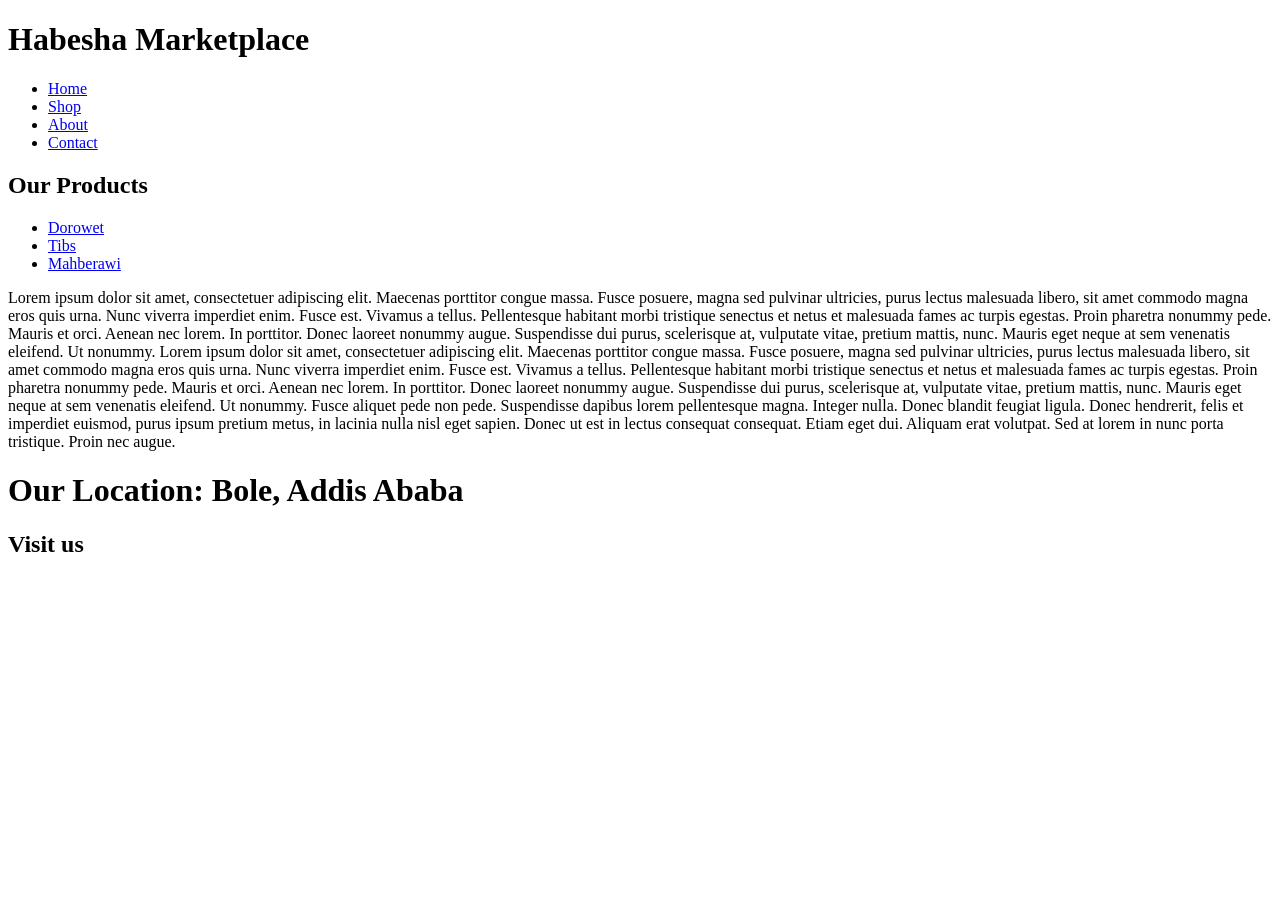
<file: Module02/Day11/Exercise/index.html>
<!DOCTYPE html>
<html lang="en">
<head>
    <meta charset="UTF-8">
    <meta name="viewport" content="width=device-width, initial-scale=1.0">
    <title>Habesha Marketplace</title>
</head>
<body>
    <header>
        <h1>Habesha Marketplace</h1>
        <nav>
            <ul>
                <li><a href="#">Home</a></li>
                <li><a href="#">Shop</a></li>
                <li><a href="#">About</a></li>
                <li><a href="#">Contact</a></li>
            </ul>
        </nav>
    </header>
    <main>
        <section>
            <h1>Our Products</h1>
            <ul>
                <li><a href="#">Dorowet</a></li>
                <li><a href="#">Tibs</a></li>
                <li><a href="#">Mahberawi</a></li>
            </ul>
        </section>
        <article>
            Lorem ipsum dolor sit amet, consectetuer adipiscing elit. Maecenas porttitor congue massa. Fusce posuere, magna sed pulvinar ultricies, purus lectus malesuada libero, sit amet commodo magna eros quis urna.
Nunc viverra imperdiet enim. Fusce est. Vivamus a tellus.
Pellentesque habitant morbi tristique senectus et netus et malesuada fames ac turpis egestas. Proin pharetra nonummy pede. Mauris et orci.
Aenean nec lorem. In porttitor. Donec laoreet nonummy augue.
Suspendisse dui purus, scelerisque at, vulputate vitae, pretium mattis, nunc. Mauris eget neque at sem venenatis eleifend. Ut nonummy.
Lorem ipsum dolor sit amet, consectetuer adipiscing elit. Maecenas porttitor congue massa. Fusce posuere, magna sed pulvinar ultricies, purus lectus malesuada libero, sit amet commodo magna eros quis urna. Nunc viverra imperdiet enim. Fusce est.
Vivamus a tellus. Pellentesque habitant morbi tristique senectus et netus et malesuada fames ac turpis egestas. Proin pharetra nonummy pede. Mauris et orci. Aenean nec lorem.
In porttitor. Donec laoreet nonummy augue. Suspendisse dui purus, scelerisque at, vulputate vitae, pretium mattis, nunc. Mauris eget neque at sem venenatis eleifend. Ut nonummy.
Fusce aliquet pede non pede. Suspendisse dapibus lorem pellentesque magna. Integer nulla. Donec blandit feugiat ligula. Donec hendrerit, felis et imperdiet euismod, purus ipsum pretium metus, in lacinia nulla nisl eget sapien.
Donec ut est in lectus consequat consequat. Etiam eget dui. Aliquam erat volutpat. Sed at lorem in nunc porta tristique. Proin nec augue.
        </article>
        <footer>
            <h1>Our Location: Bole, Addis Ababa</h1>
            <h2>Visit us</h2>
        </footer>
        
        
    </main>
</body>
</html>
</file>
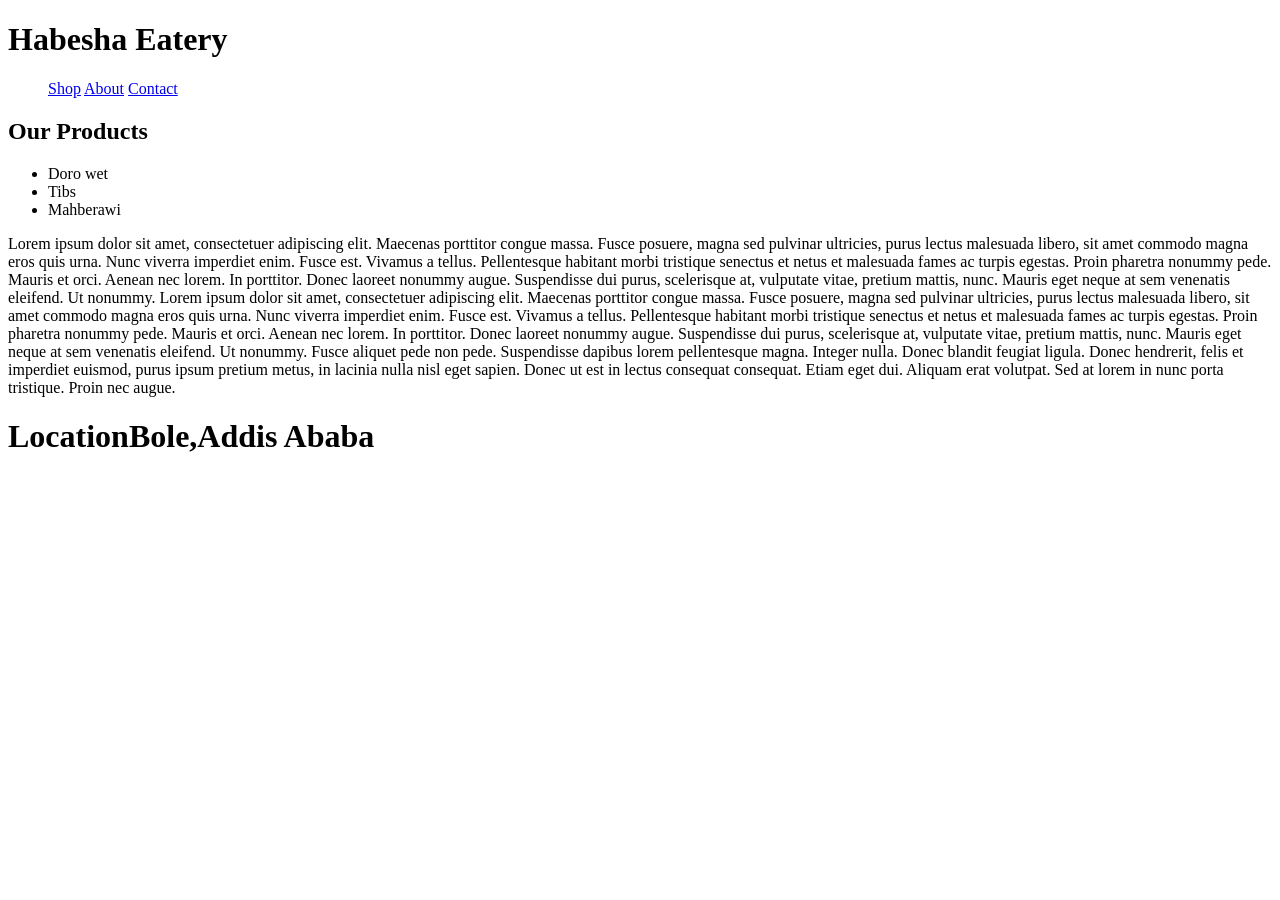
<file: Module02/Day11/project/index.html>
<!DOCTYPE html>
<html lang="en">
<head>
    <meta charset="UTF-8">
    <meta name="viewport" content="width=device-width, initial-scale=1.0">
    <title>Document</title>
</head>
<body>
    <header>
        <h1>Habesha Eatery</h1>
        <nav>
            <ul>
                <a href="#">Shop</a>
                <a href="#">About</a>
                <a href="#">Contact</a>
            </ul>
        </nav>
    </header>
    <main>
        <section>
            <h1> Our Products</h1>
            <ul>
                <li>Doro wet</li>
                <li>Tibs</li>
                <li>Mahberawi</li>
            </ul>
        </section>
        <article>
            <p>Lorem ipsum dolor sit amet, consectetuer adipiscing elit. Maecenas porttitor congue massa. Fusce posuere, magna sed pulvinar ultricies, purus lectus malesuada libero, sit amet commodo magna eros quis urna.
Nunc viverra imperdiet enim. Fusce est. Vivamus a tellus.
Pellentesque habitant morbi tristique senectus et netus et malesuada fames ac turpis egestas. Proin pharetra nonummy pede. Mauris et orci.
Aenean nec lorem. In porttitor. Donec laoreet nonummy augue.
Suspendisse dui purus, scelerisque at, vulputate vitae, pretium mattis, nunc. Mauris eget neque at sem venenatis eleifend. Ut nonummy.
Lorem ipsum dolor sit amet, consectetuer adipiscing elit. Maecenas porttitor congue massa. Fusce posuere, magna sed pulvinar ultricies, purus lectus malesuada libero, sit amet commodo magna eros quis urna. Nunc viverra imperdiet enim. Fusce est.
Vivamus a tellus. Pellentesque habitant morbi tristique senectus et netus et malesuada fames ac turpis egestas. Proin pharetra nonummy pede. Mauris et orci. Aenean nec lorem.
In porttitor. Donec laoreet nonummy augue. Suspendisse dui purus, scelerisque at, vulputate vitae, pretium mattis, nunc. Mauris eget neque at sem venenatis eleifend. Ut nonummy.
Fusce aliquet pede non pede. Suspendisse dapibus lorem pellentesque magna. Integer nulla. Donec blandit feugiat ligula. Donec hendrerit, felis et imperdiet euismod, purus ipsum pretium metus, in lacinia nulla nisl eget sapien.
Donec ut est in lectus consequat consequat. Etiam eget dui. Aliquam erat volutpat. Sed at lorem in nunc porta tristique. Proin nec augue.
</p>
        </article>
        <footer>
            <h1>Location<span>Bole,Addis Ababa</span></h1>
        </footer>
    </main>
</body>
</html>
</file>
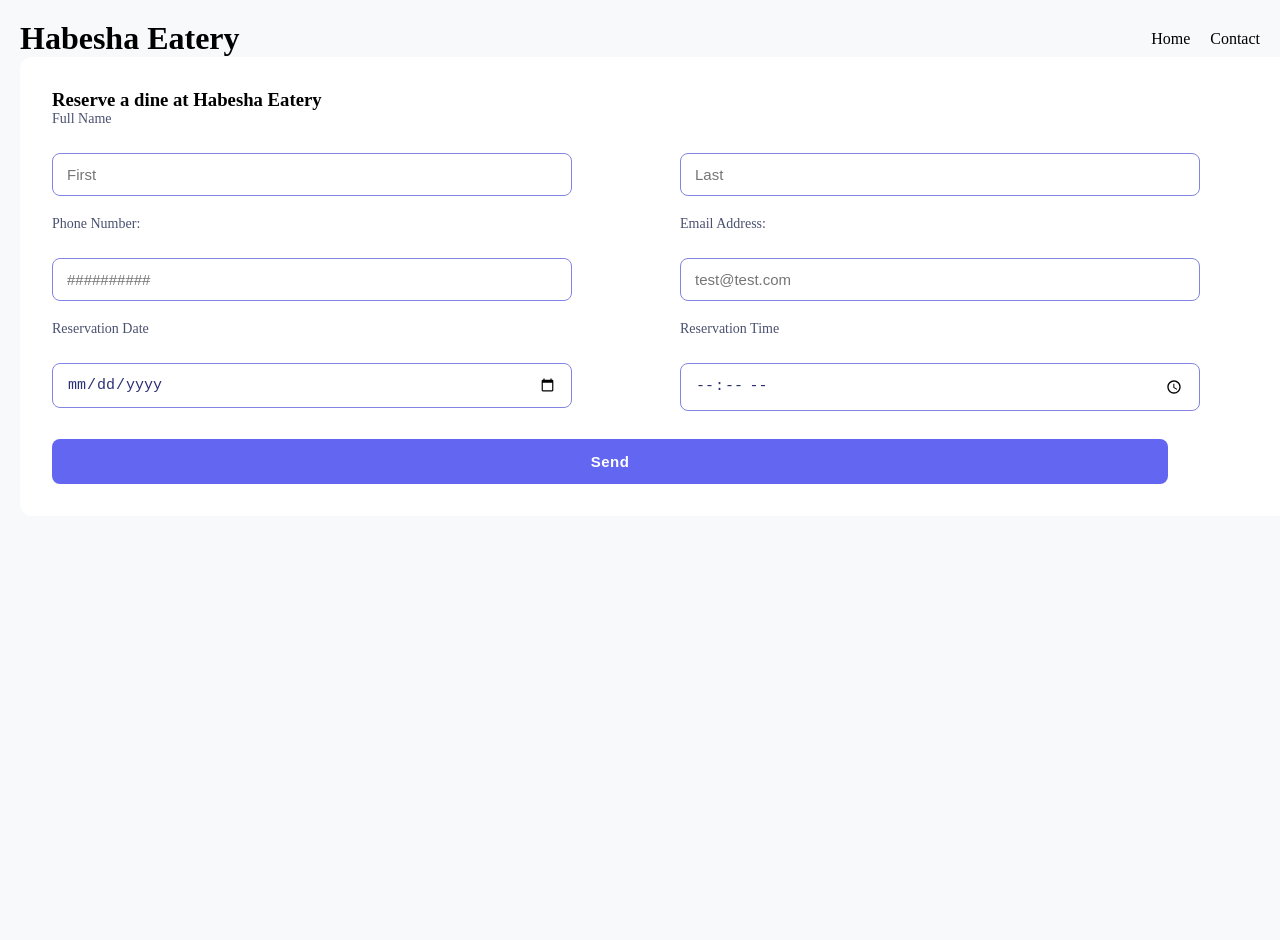
<file: Module02/Day12/project/index.html>
<!DOCTYPE html>
<html lang="en">
<head>
    <meta charset="UTF-8">
    <meta name="viewport" content="width=device-width, initial-scale=1.0">
    <title>Habesha Eatery</title>
    <meta name="description" content="Reserve a dine in Addis Ababa.">
    <style>
        * {
            margin:0;
            padding:0;
        }
        .header {
            display:flex;
            justify-content: space-between;
            align-items:center;
        }
        .header nav ul{
            display: flex;
            list-style-type: none;
            gap:20px;
        }
        .header nav a {
            text-decoration: none;          /* Removes the underline */
            color: inherit;                 /* Removes blue link color, using body text color */
            font-weight: 500;
}
        .ul{
            display:flex;
            
        }
        body{
            background-color: #f8f9fa;
            justify-content:center;
            min-height:100vh;
            padding:20px;
        }
        .form-container{
            background-color: #ffffff;
            padding: 32px;
            border-radius:12px;
            /* align-items:center; */
            width:100%
        }
        .form-group{
            margin-bottom:20px;
        }
        .form-row{
            display:flex;
            gap:16px;
        }
        .form-col{
            flex:1;
        }
        label{
            display:block;
            color:#4a5170;
            font-size:14px;
            font-weight:500;
            margin-bottom:8px;
        }
        input{
            width:80%;
            padding : 12px 14px;
            border: 1.5px solid #8385e0;
            border-radius: 8px;
            font-size: 15px;
            color: #2b3075;
            outline: none;
            transition: border-color 0.2s ease-in-out;
        }
        .btn{
            width: 90%;
            background-color: #6366f1;
            color: #ffffff;
            border: none;
            padding: 14px;
            border-radius: 8px;
            font-size: 15px;
            font-weight: 700;
            letter-spacing: 0.5px;
            cursor: pointer;
            transition: background-color 0.2s ease-in-out;
            margin-top: 8px;
        }

    </style>
</head>
<body>
    <header class="header">
        <h1>Habesha Eatery</h1>
        <nav>
            <ul class="ul">
                <li><a href="index.html">Home</a></li>
                <li><a href="contact.html">Contact</a></li>
            </ul>
        </nav>
    </header>
    <main>
        <section class="form-container">
            <form action="/reservation" method="POST">
                
                    <h3>Reserve a dine at Habesha Eatery</h3>
                    <div class="form-group">
                        <label >Full Name</label><br>
                        <div class="form-row">
                            <div class="form-col">
                                <input type="text" id="first-name" placeholder="First" required>
                            </div>
                            <div class="form-col">
                                <input type="text" id="last-name" placeholder="Last" required><br>
                            </div>
                    </div>
                    </div>
                    <div class="form-group">
                        <div class="form-row">
                            
                            <div class="form-col">
                                <label for="num">Phone Number: </label><br>
                                <input type="number" id="num" pattern="[0-9]{10}" placeholder="##########" required><br>
                            </div>
                            <div class="form-col">
                                <label for="email">Email Address:</label><br>
                                <input type="email" id="email" placeholder="test@test.com" required><br>
                            </div>
                        </div>
                    </div>
                    <div class="form-group">
                        <div class="form-row">
                            
                            <div class="form-col">
                                <label for="date">Reservation Date </label><br>
                                <input type="date" id="date" required><br>
                            </div>
                            <div class="form-col">
                                <label for="time">Reservation Time</label><br>
                                <input type="time" id="time" required><br>
                            </div>
                        </div>
                    </div>
                    
                    
                    
                    

                    

                    <button type="submit" class="btn">Send</button>
                

            </form>
        </section>
    </main>
</body>
</html>
</file>
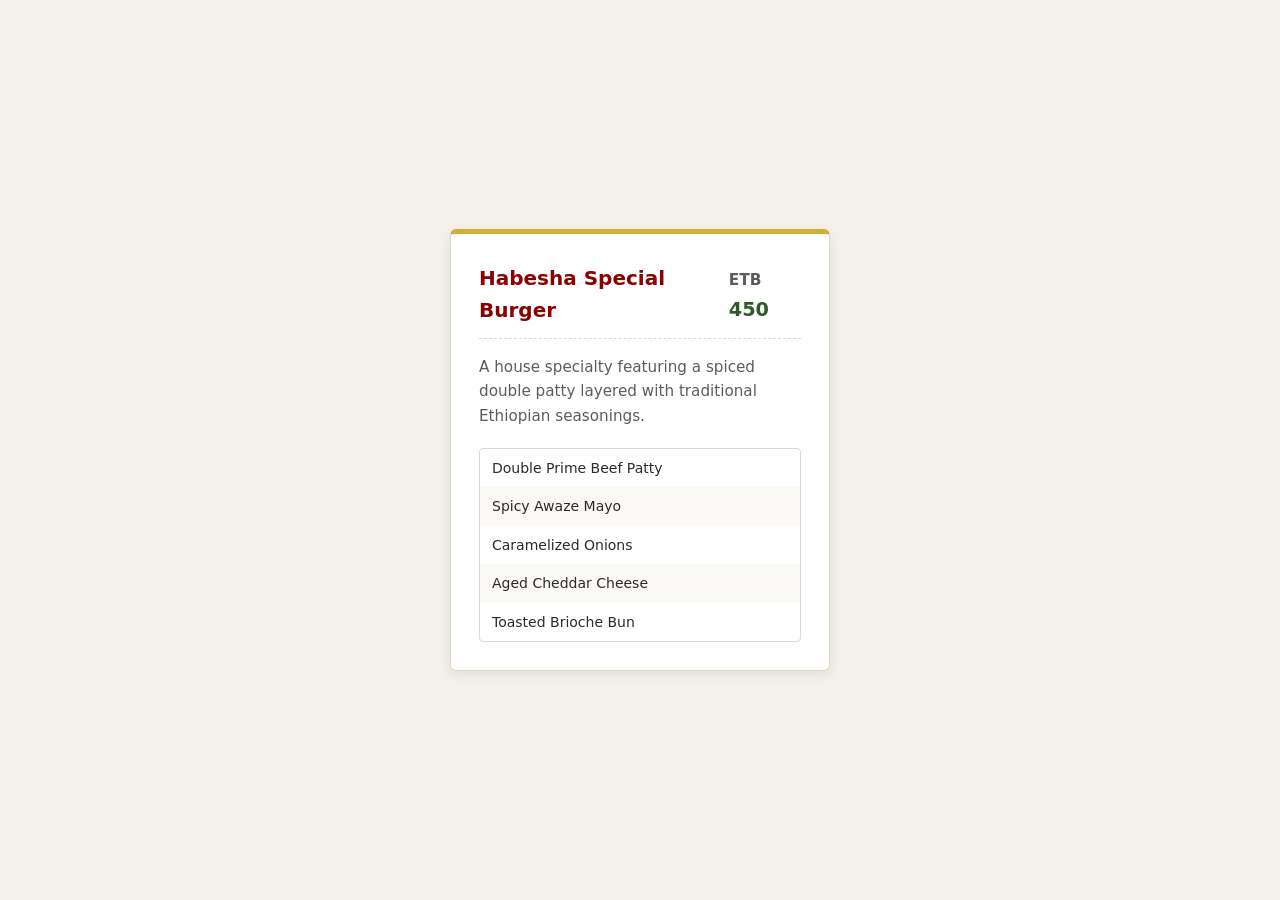
<file: Module02/Day13/Exercise/index.html>
<!DOCTYPE html>
<html lang="en">
<head>
  <meta charset="UTF-8">
  <meta name="viewport" content="width=device-width, initial-scale=1.0">
  <title>Habesha Eatery - Menu Card</title>
  <link rel="stylesheet" href="./style.css">
</head>
<body>

  <!-- Menu Card Component -->
  <article class="menu-card">
    <header class="menu-card-header">
      <h3 class="item-title">Habesha Special Burger</h3>
      <span class="item-price">450</span>
    </header>
    
    <p class="item-description">
      A house specialty featuring a spiced double patty layered with traditional Ethiopian seasonings.
    </p>

    <ul class="ingredient-list">
      <li>Double Prime Beef Patty</li>
      <li>Spicy Awaze Mayo</li>
      <li>Caramelized Onions</li>
      <li>Aged Cheddar Cheese</li>
      <li>Toasted Brioche Bun</li>
    </ul>
  </article>

</body>
</html>
</file>
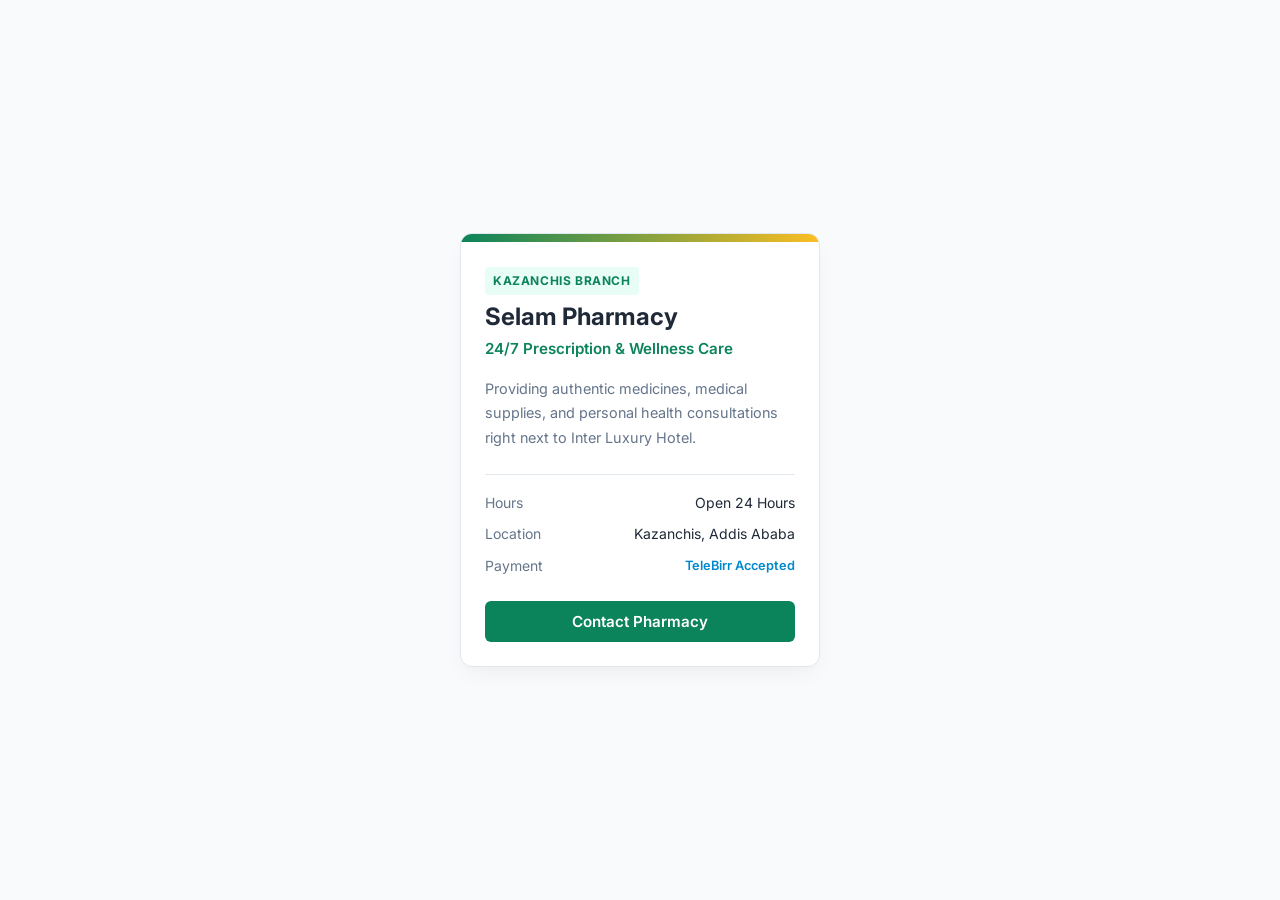
<file: Module02/Day13/project/index.html>
<!DOCTYPE html>
<html lang="en">
<head>
  <meta charset="UTF-8">
  <meta name="viewport" content="width=device-width, initial-scale=1.0">
  <title>Kazanchis Pharmacy - Business Profile Card</title>
  
  <!-- Google Font: Inter -->
  <link rel="preconnect" href="https://fonts.googleapis.com">
  <link rel="preconnect" href="https://fonts.gstatic.com" crossorigin>
  <link href="https://fonts.googleapis.com/css2?family=Inter:wght@400;500;600;700&display=swap" rel="stylesheet">
  <link rel="stylesheet" href="./style.css">
</head>
<body>

  <!-- Business Profile Card -->
  <article class="card">
    <span class="location-badge">Kazanchis Branch</span>
    <h1 class="business-name">Selam Pharmacy</h1>
    <p class="tagline">24/7 Prescription &amp; Wellness Care</p>
    
    <p class="description">
      Providing authentic medicines, medical supplies, and personal health consultations right next to Inter Luxury Hotel.
    </p>

    <ul class="info-list">
      <li class="info-item">
        <span class="info-label">Hours</span>
        <span>Open 24 Hours</span>
      </li>
      <li class="info-item">
        <span class="info-label">Location</span>
        <span>Kazanchis, Addis Ababa</span>
      </li>
      <li class="info-item">
        <span class="info-label">Payment</span>
        <span class="telebirr-tag">TeleBirr Accepted</span>
      </li>
    </ul>

    <a href="tel:+251911123456" class="btn">Contact Pharmacy</a>
  </article>

</body>
</html>
</file>
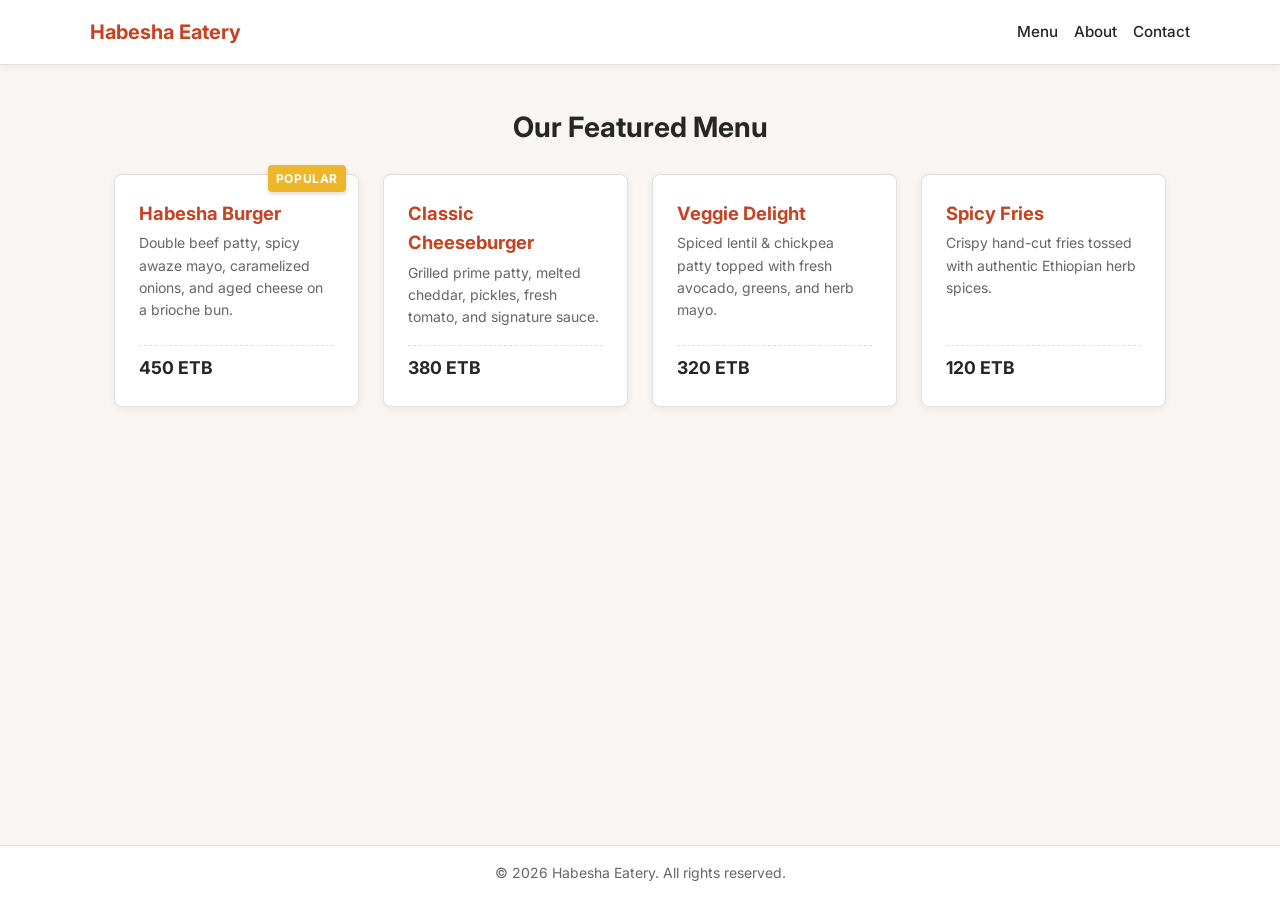
<file: Module02/Day14/Exercise/index.html>
<!DOCTYPE html>
<html lang="en">
<head>
  <meta charset="UTF-8">
  <meta name="viewport" content="width=device-width, initial-scale=1.0">
  <meta name="description" content="Habesha Eatery - Responsive layout featuring gourmet burgers and authentic Ethiopian flavors.">
  <title>Habesha Eatery | Responsive Layout</title>
  
  <!-- Google Font: Inter -->
  <link rel="preconnect" href="https://fonts.googleapis.com">
  <link rel="preconnect" href="https://fonts.gstatic.com" crossorigin>
  <link href="https://fonts.googleapis.com/css2?family=Inter:wght@400;500;600;700&display=swap" rel="stylesheet">

  <link rel="stylesheet" href="./style.css">
</head>
<body>

  <!-- Page Grid Skeleton -->
  <div class="page">

    <!-- Sticky Flexbox Navbar -->
    <header class="navbar">
      <div class="nav-container">
        <a href="#" class="logo">Habesha Eatery</a>
        <ul class="nav-links">
          <li><a href="#menu">Menu</a></li>
          <li><a href="#about">About</a></li>
          <li><a href="#contact">Contact</a></li>
        </ul>
      </div>
    </header>

    <!-- Main Section -->
    <main>
      <h1 class="section-title">Our Featured Menu</h1>

      <!-- Auto-Fit Menu Grid -->
      <div class="menu-grid" id="menu">

        <!-- Card 1 (With Badge) -->
        <article class="card">
          <span class="badge-popular">Popular</span>
          <h2 class="card-title">Habesha Burger</h2>
          <p class="card-description">Double beef patty, spicy awaze mayo, caramelized onions, and aged cheese on a brioche bun.</p>
          <div class="card-price">450 ETB</div>
        </article>

        <!-- Card 2 -->
        <article class="card">
          <h2 class="card-title">Classic Cheeseburger</h2>
          <p class="card-description">Grilled prime patty, melted cheddar, pickles, fresh tomato, and signature sauce.</p>
          <div class="card-price">380 ETB</div>
        </article>

        <!-- Card 3 -->
        <article class="card">
          <h2 class="card-title">Veggie Delight</h2>
          <p class="card-description">Spiced lentil &amp; chickpea patty topped with fresh avocado, greens, and herb mayo.</p>
          <div class="card-price">320 ETB</div>
        </article>

        <!-- Card 4 -->
        <article class="card">
          <h2 class="card-title">Spicy Fries</h2>
          <p class="card-description">Crispy hand-cut fries tossed with authentic Ethiopian herb spices.</p>
          <div class="card-price">120 ETB</div>
        </article>

      </div>
    </main>

    <!-- Footer -->
    <footer>
      <p>&copy; 2026 Habesha Eatery. All rights reserved.</p>
    </footer>

  </div>

</body>
</html>
</file>
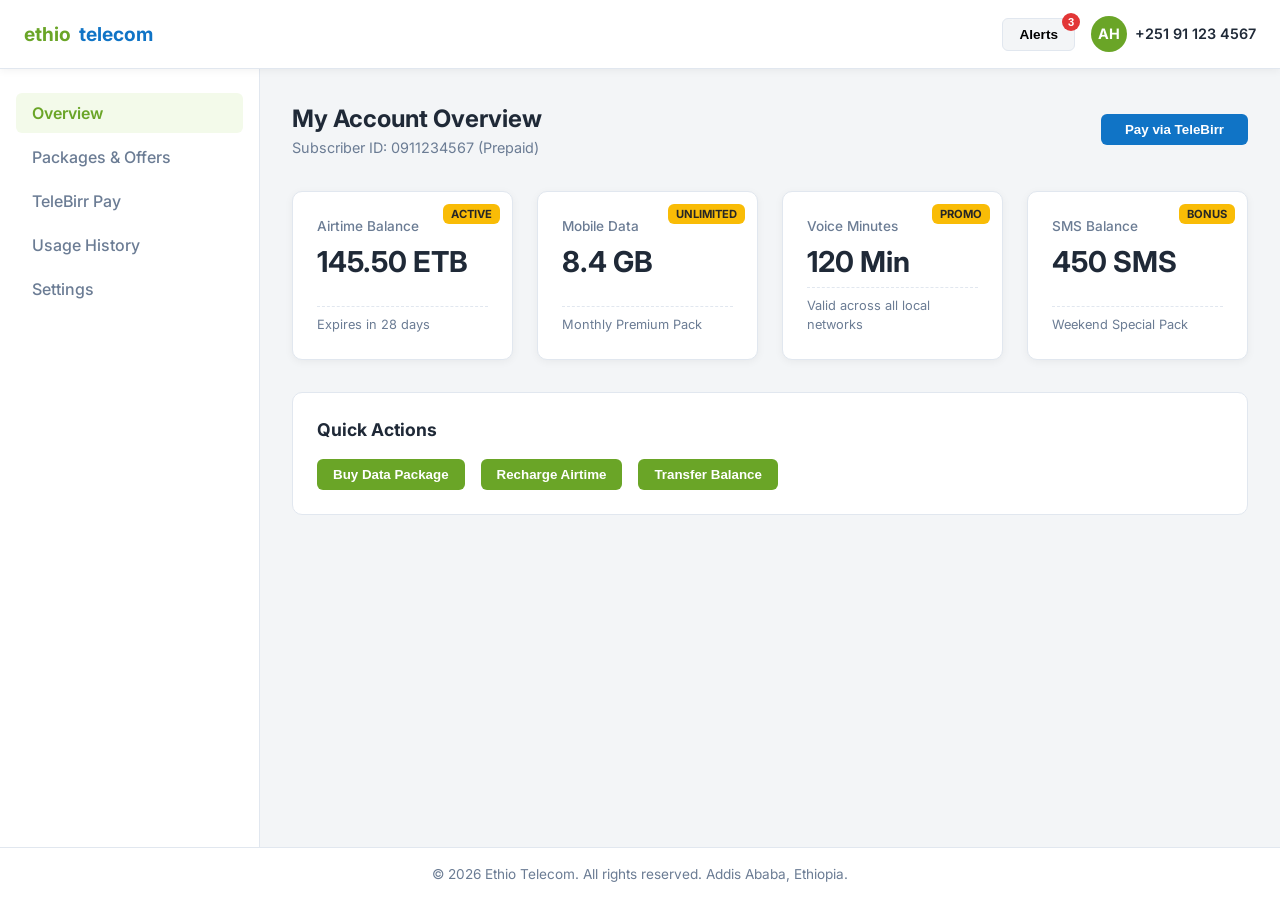
<file: Module02/Day14/project/index.html>
<!DOCTYPE html>
<html lang="en">
<head>
  <meta charset="UTF-8">
  <meta name="viewport" content="width=device-width, initial-scale=1.0">
  <title>Ethio Telecom - Account Dashboard</title>
  
  <!-- Google Font: Inter -->
  <link rel="preconnect" href="https://fonts.googleapis.com">
  <link rel="preconnect" href="https://fonts.gstatic.com" crossorigin>
  <link href="https://fonts.googleapis.com/css2?family=Inter:wght@400;500;600;700&display=swap" rel="stylesheet">
  <link rel="stylesheet" href="./style.css">
  
</head>
<body>

  <!-- App Grid Container -->
  <div class="app">

    <!-- Sticky Header -->
    <header class="app-header">
      <div class="nav-flex">
        <a href="#" class="brand-logo">ethio <span>telecom</span></a>
        <div class="header-actions">
          <button class="notification-btn">
            Alerts
            <span class="badge-count">3</span>
          </button>
          <div class="user-profile">
            <div class="avatar">AH</div>
            <span>+251 91 123 4567</span>
          </div>
        </div>
      </div>
    </header>

    <!-- Sidebar Filter Panel -->
    <aside class="app-sidebar">
      <nav>
        <ul class="sidebar-menu">
          <li><a href="#" class="active">Overview</a></li>
          <li><a href="#">Packages &amp; Offers</a></li>
          <li><a href="#">TeleBirr Pay</a></li>
          <li><a href="#">Usage History</a></li>
          <li><a href="#">Settings</a></li>
        </ul>
      </nav>
    </aside>

    <!-- Main Content Area -->
    <main class="app-main">

      <!-- Flexbox Toolbar Row -->
      <div class="toolbar">
        <div>
          <h1 class="welcome-title">My Account Overview</h1>
          <p style="color: var(--text-muted); font-size: 0.9rem;">Subscriber ID: 0911234567 (Prepaid)</p>
        </div>
        <button class="telebirr-btn">Pay via TeleBirr</button>
      </div>

      <!-- Auto-Fit Card Grid -->
      <section class="cards-grid">

        <article class="stat-card">
          <span class="package-tag">Active</span>
          <span class="card-label">Airtime Balance</span>
          <div class="card-value">145.50 ETB</div>
          <div class="card-footer-text">Expires in 28 days</div>
        </article>

        <article class="stat-card">
          <span class="package-tag">Unlimited</span>
          <span class="card-label">Mobile Data</span>
          <div class="card-value">8.4 GB</div>
          <div class="card-footer-text">Monthly Premium Pack</div>
        </article>

        <article class="stat-card">
          <span class="package-tag">Promo</span>
          <span class="card-label">Voice Minutes</span>
          <div class="card-value">120 Min</div>
          <div class="card-footer-text">Valid across all local networks</div>
        </article>

        <article class="stat-card">
          <span class="package-tag">Bonus</span>
          <span class="card-label">SMS Balance</span>
          <div class="card-value">450 SMS</div>
          <div class="card-footer-text">Weekend Special Pack</div>
        </article>

      </section>

      <!-- Additional Control Panel -->
      <section class="action-panel">
        <h2>Quick Actions</h2>
        <div class="action-buttons">
          <button class="btn-action">Buy Data Package</button>
          <button class="btn-action">Recharge Airtime</button>
          <button class="btn-action">Transfer Balance</button>
        </div>
      </section>

    </main>

    <!-- Footer Area -->
    <footer class="app-footer">
      <p>&copy; 2026 Ethio Telecom. All rights reserved. Addis Ababa, Ethiopia.</p>
    </footer>

  </div>

</body>
</html>
</file>
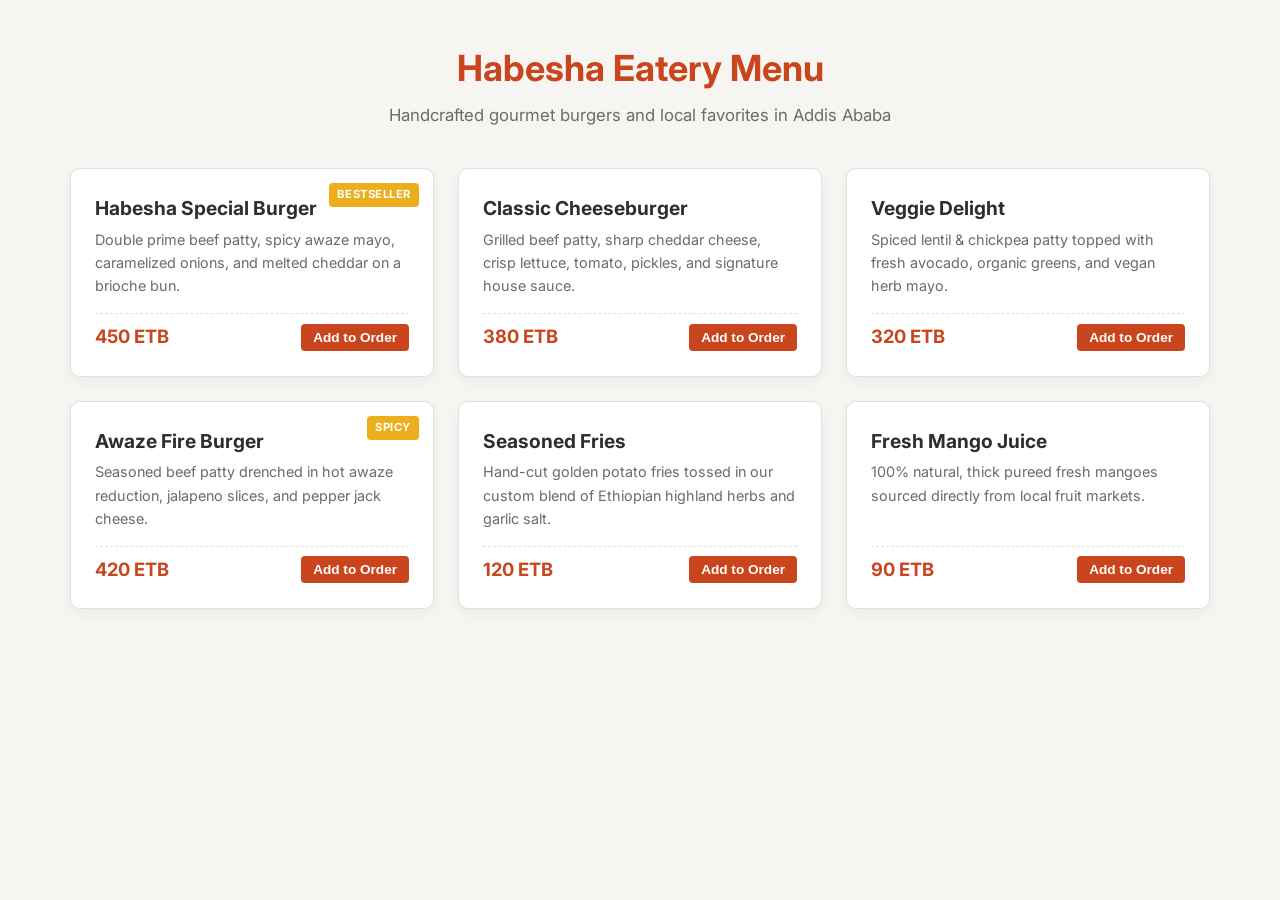
<file: Module02/Day15/Exercise/index.html>
<!DOCTYPE html>
<html lang="en">
<head>
  <meta charset="UTF-8">
  <meta name="viewport" content="width=device-width, initial-scale=1.0">
  <meta name="description" content="Habesha Eatery - Responsive and animated gourmet menu.">
  <title>Habesha Eatery | Responsive &amp; Animated Menu</title>
  
  <!-- Google Font: Inter -->
  <link rel="preconnect" href="https://fonts.googleapis.com">
  <link rel="preconnect" href="https://fonts.gstatic.com" crossorigin>
  <link href="https://fonts.googleapis.com/css2?family=Inter:wght@400;500;600;700&display=swap" rel="stylesheet">

  <link rel="stylesheet" href="style.css">
    
</head>
<body>

  <main class="container">
    <header class="menu-header">
      <h1>Habesha Eatery Menu</h1>
      <p>Handcrafted gourmet burgers and local favorites in Addis Ababa</p>
    </header>

    <!-- Mobile-First Responsive Menu Grid -->
    <div class="menu-grid">

      <!-- Card 1 -->
      <article class="menu-card">
        <span class="card-badge">Bestseller</span>
        <h2 class="card-title">Habesha Special Burger</h2>
        <p class="card-description">Double prime beef patty, spicy awaze mayo, caramelized onions, and melted cheddar on a brioche bun.</p>
        <div class="card-footer">
          <span class="card-price">450 ETB</span>
          <button type="button" class="order-btn">Add to Order</button>
        </div>
      </article>

      <!-- Card 2 -->
      <article class="menu-card">
        <h2 class="card-title">Classic Cheeseburger</h2>
        <p class="card-description">Grilled beef patty, sharp cheddar cheese, crisp lettuce, tomato, pickles, and signature house sauce.</p>
        <div class="card-footer">
          <span class="card-price">380 ETB</span>
          <button type="button" class="order-btn">Add to Order</button>
        </div>
      </article>

      <!-- Card 3 -->
      <article class="menu-card">
        <h2 class="card-title">Veggie Delight</h2>
        <p class="card-description">Spiced lentil &amp; chickpea patty topped with fresh avocado, organic greens, and vegan herb mayo.</p>
        <div class="card-footer">
          <span class="card-price">320 ETB</span>
          <button type="button" class="order-btn">Add to Order</button>
        </div>
      </article>

      <!-- Card 4 -->
      <article class="menu-card">
        <span class="card-badge">Spicy</span>
        <h2 class="card-title">Awaze Fire Burger</h2>
        <p class="card-description">Seasoned beef patty drenched in hot awaze reduction, jalapeno slices, and pepper jack cheese.</p>
        <div class="card-footer">
          <span class="card-price">420 ETB</span>
          <button type="button" class="order-btn">Add to Order</button>
        </div>
      </article>

      <!-- Card 5 -->
      <article class="menu-card">
        <h2 class="card-title">Seasoned Fries</h2>
        <p class="card-description">Hand-cut golden potato fries tossed in our custom blend of Ethiopian highland herbs and garlic salt.</p>
        <div class="card-footer">
          <span class="card-price">120 ETB</span>
          <button type="button" class="order-btn">Add to Order</button>
        </div>
      </article>

      <!-- Card 6 -->
      <article class="menu-card">
        <h2 class="card-title">Fresh Mango Juice</h2>
        <p class="card-description">100% natural, thick pureed fresh mangoes sourced directly from local fruit markets.</p>
        <div class="card-footer">
          <span class="card-price">90 ETB</span>
          <button type="button" class="order-btn">Add to Order</button>
        </div>
      </article>

    </div>
  </main>

</body>
</html>
</file>
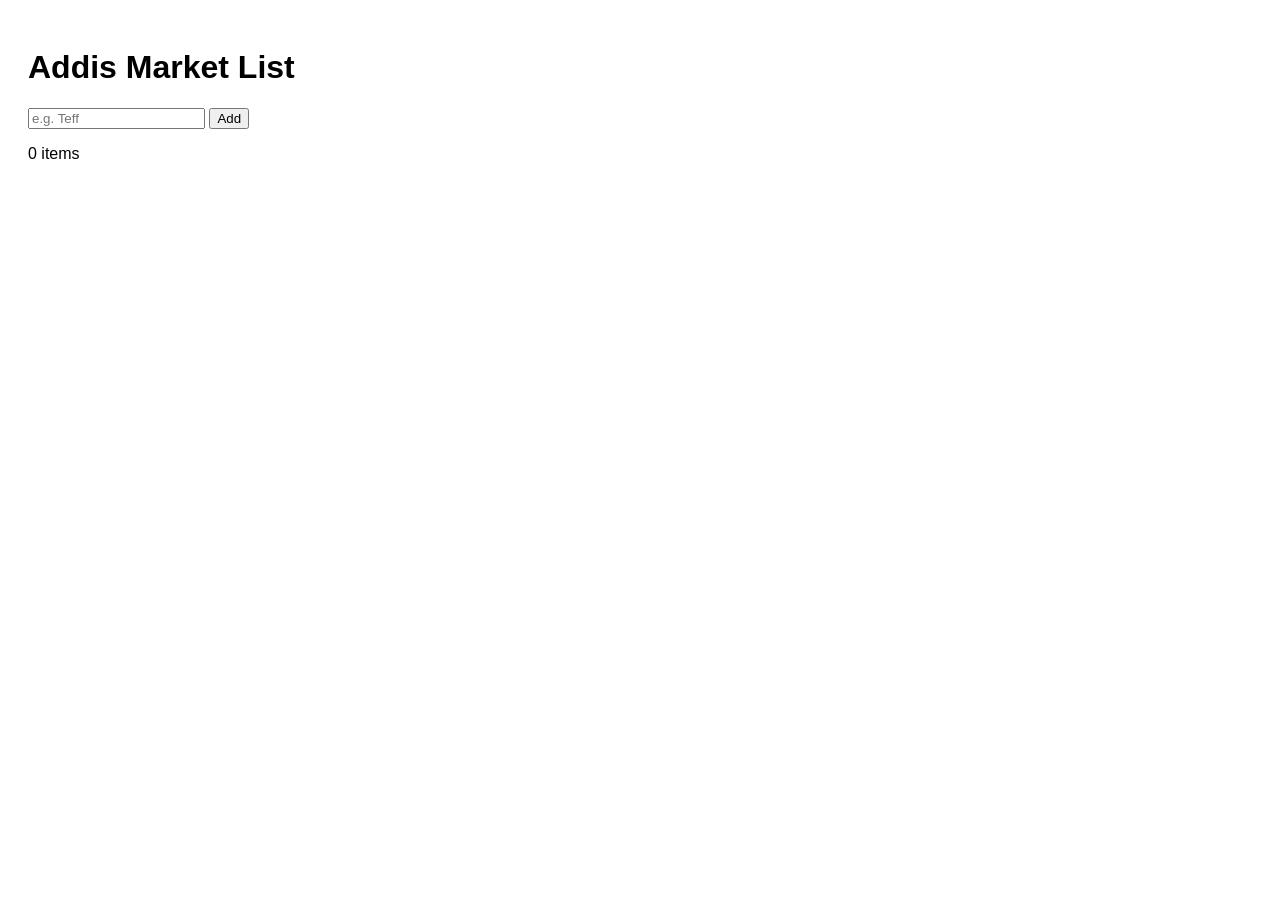
<file: Module02/Day19/Exercise/index.html>
<!DOCTYPE html>
<html lang="en">

    <head>
        <meta charset="UTF-8">
        <title>Addis Market List</title>
        <link rel="stylesheet" href="styles.css">
    </head>

    <body>
        <h1>Addis Market List</h1>

        <!-- Form to add grocery items -->
        <form id="add-form">
            <input id="name" placeholder="e.g. Teff" />
            <button type="submit">Add</button>
        </form>

        <!-- Paragraph for the live item counter -->
        <p id="count">0 items</p>

        <!-- Empty list to be populated by JavaScript -->
        <ul id="list"></ul>

        <script src="app.js"></script>
    </body>

</html>
</file>
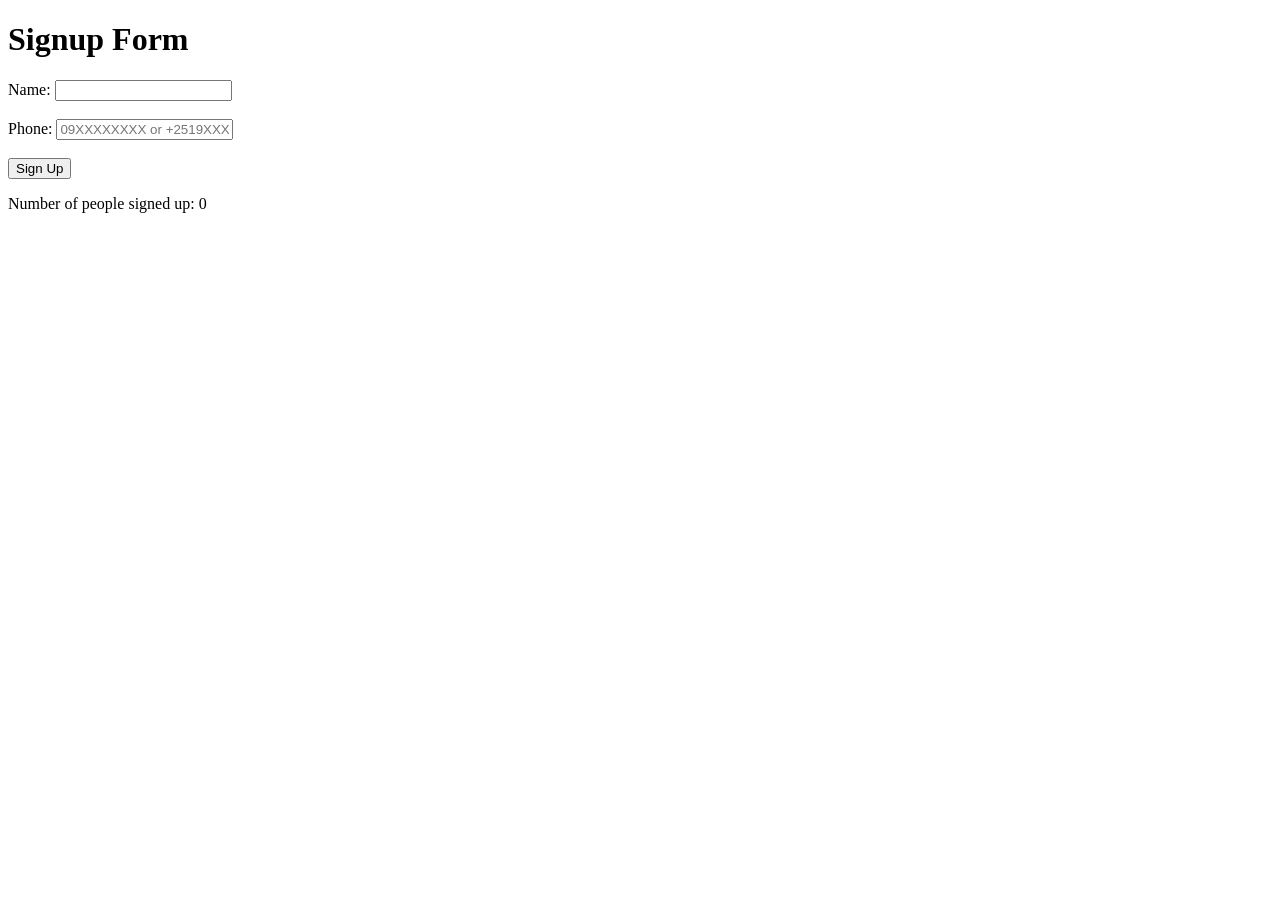
<file: Module02/Day21/Exercise/index.html>
<!-- <!DOCTYPE html>
<html lang="en">
<head>
    <meta charset="UTF-8">
    <meta name="viewport" content="width=device-width, initial-scale=1.0">
    <title>Document</title>
</head>
<body>
    
    <form action="#" id="form">
        <label for="name">Name:</label>
        <input type="text" id="name"><br>
        <label for="phone">phone:</label>
        <input type="phone" id="phone"><br>
        <p id="ifError"></p>
        <button type="submit" id="submit">Submit</button>
    </form> 
    <script src="app.js"></script>
</body>
</html> -->


<!DOCTYPE html>
<html lang="en">
<head>
    <meta charset="UTF-8">
    <meta name="viewport" content="width=device-width, initial-scale=1.0">
    <title>Signup Form</title>
</head>
<body>

    <h1>Signup Form</h1>

    <form id="signupForm">

        <label for="name">Name:</label>
        <input type="text" id="name" name="name">

        <br><br>

        <label for="phone">Phone:</label>
        <input type="text" id="phone" name="phone"
               placeholder="09XXXXXXXX or +2519XXXXXXXX">

        <br><br>

        <button type="submit">Sign Up</button>

    </form>

    <p id="error"></p>

    <p id="signupCount"></p>

    <script src="app.js"></script>

</body>
</html>
</file>
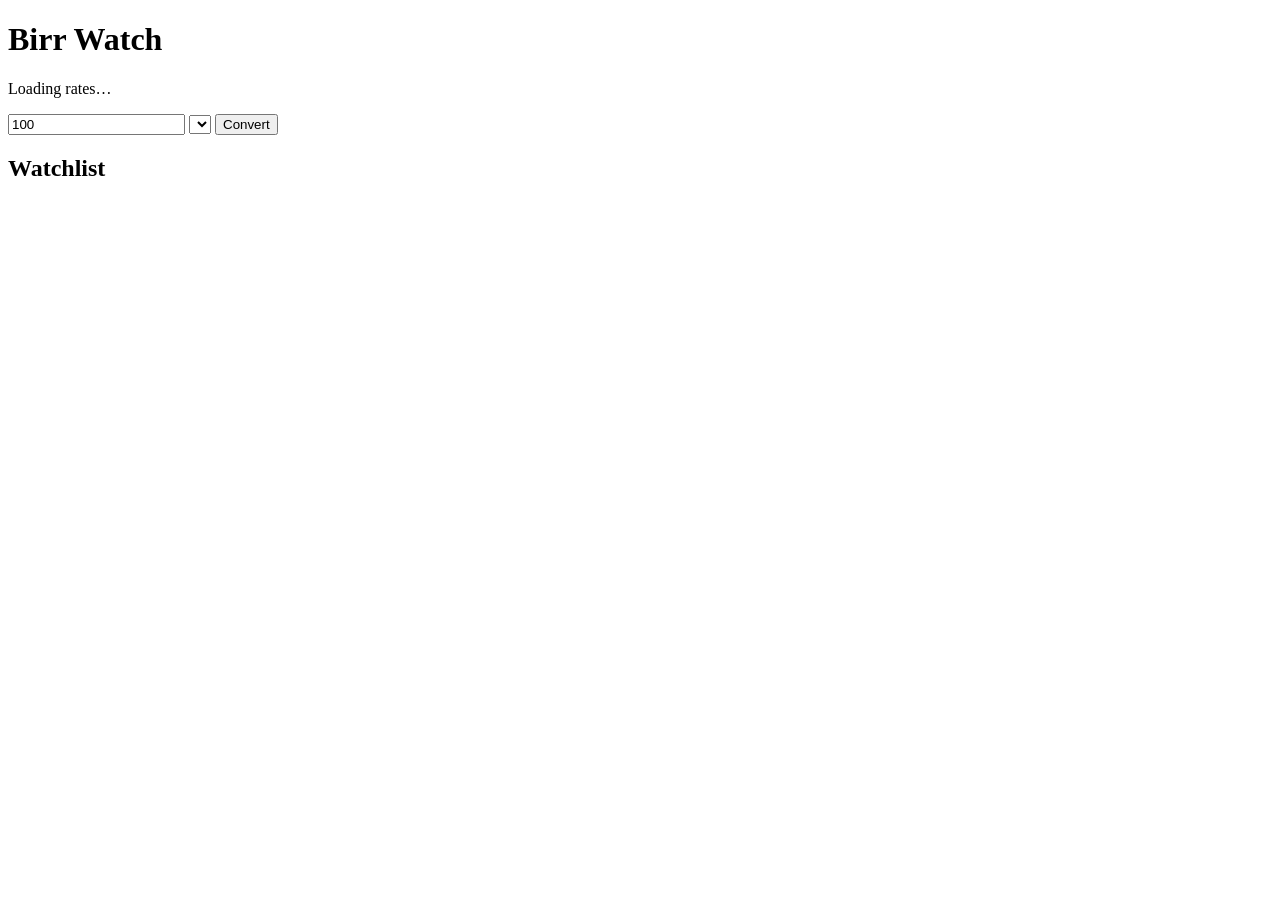
<file: Module02/Day22/project/index.html>
<!DOCTYPE html>
<html lang="en">
<head>
    <meta charset="UTF-8">
    <meta name="viewport" content="width=device-width, initial-scale=1.0">
    <title>Document</title>
    <link src="./style.css" rel="stylesheet"  >
</head>
<body>
    <div>
    <h1>Birr Watch</h1>
    <p id="status">Loading rates…</p>
    <form id="convert-form">
    <input id="amount" type="number" value="100" />
    <select id="currency"></select>
    <button>Convert</button>
    </form>
    <p id="result"></p>
    <h2>Watchlist</h2>
    <ul id="watchlist"></ul>
    </div>




    <script src="app.js"></script>
</body>
</html>
</file>
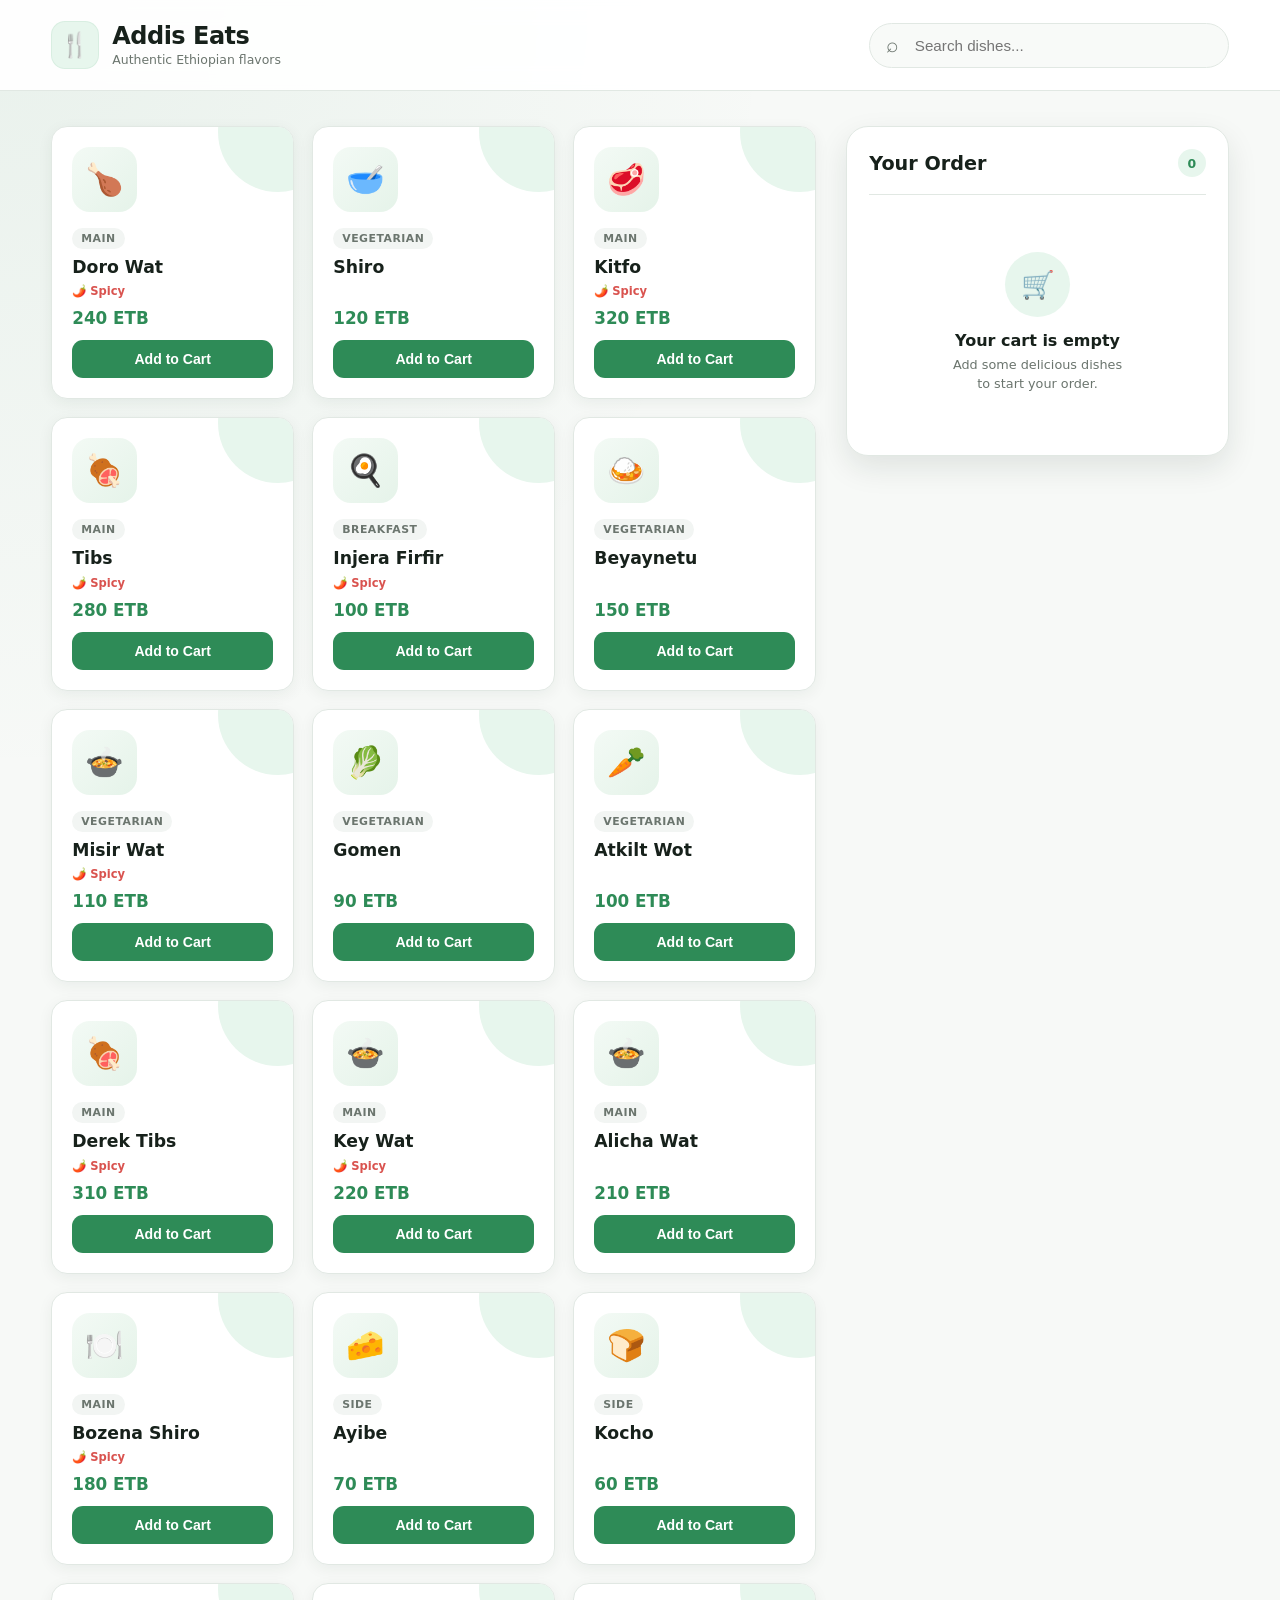
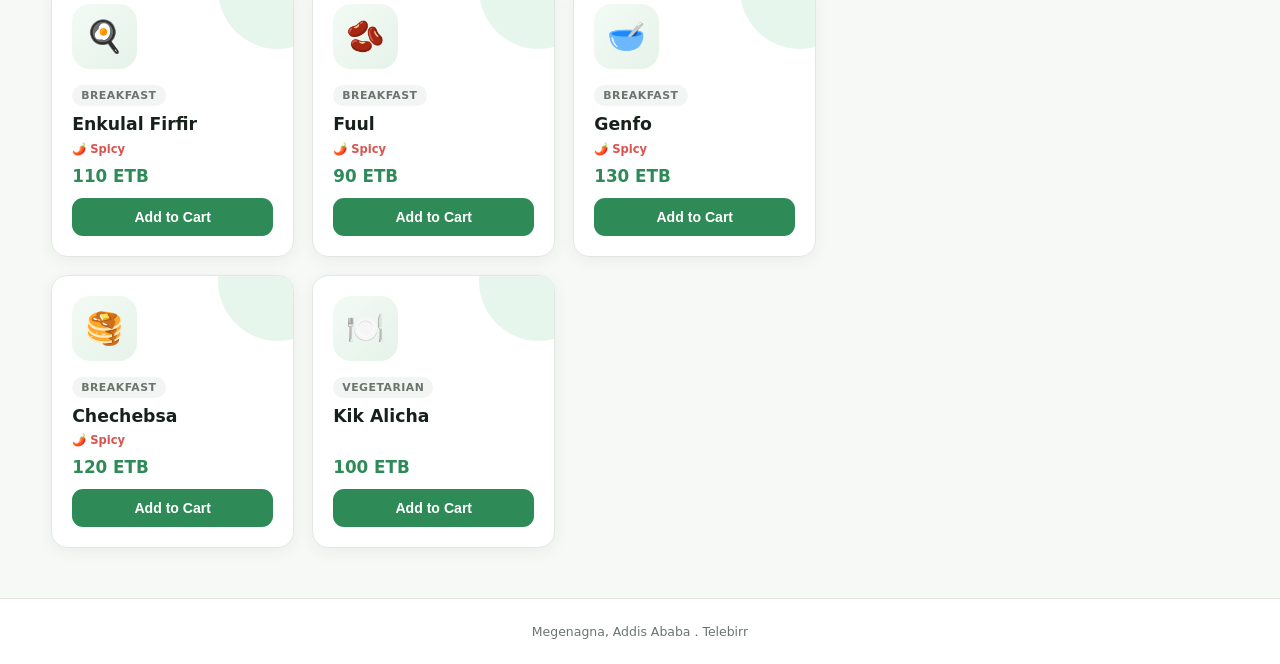
<file: Module02/Day23/project/index.html>
<!DOCTYPE html>
<html lang="en">
<head>
    <meta charset="UTF-8">
    <meta name="viewport" content="width=device-width, initial-scale=1.0">
    <title>Addis Eats</title>
    <link rel="stylesheet" href="style.css">
    
</head>
<body>
        <header>
        <div class="header-content">
            <div class="brand">
                <span class="brand-icon">🍴</span>
                <div>
                    <h1>Addis Eats</h1>
                    <p>Authentic Ethiopian flavors</p>
                </div>
            </div>

            <div class="search-wrapper">
                <span class="search-icon">⌕</span>
                <input
                    id="search"
                    type="search"
                    placeholder="Search dishes..."
                    aria-label="Search dishes"
                >
            </div>
        </div>
    </header>
    <main>
        
        <section id="menu" aria-label="menu"></section>
        <aside id="cart" aria-label="your order" ></aside>
    </main>

    <footer><p>Megenagna, Addis Ababa . Telebirr</p></footer>
    <script src="app.js"></script>
</body>
</html>
</file>
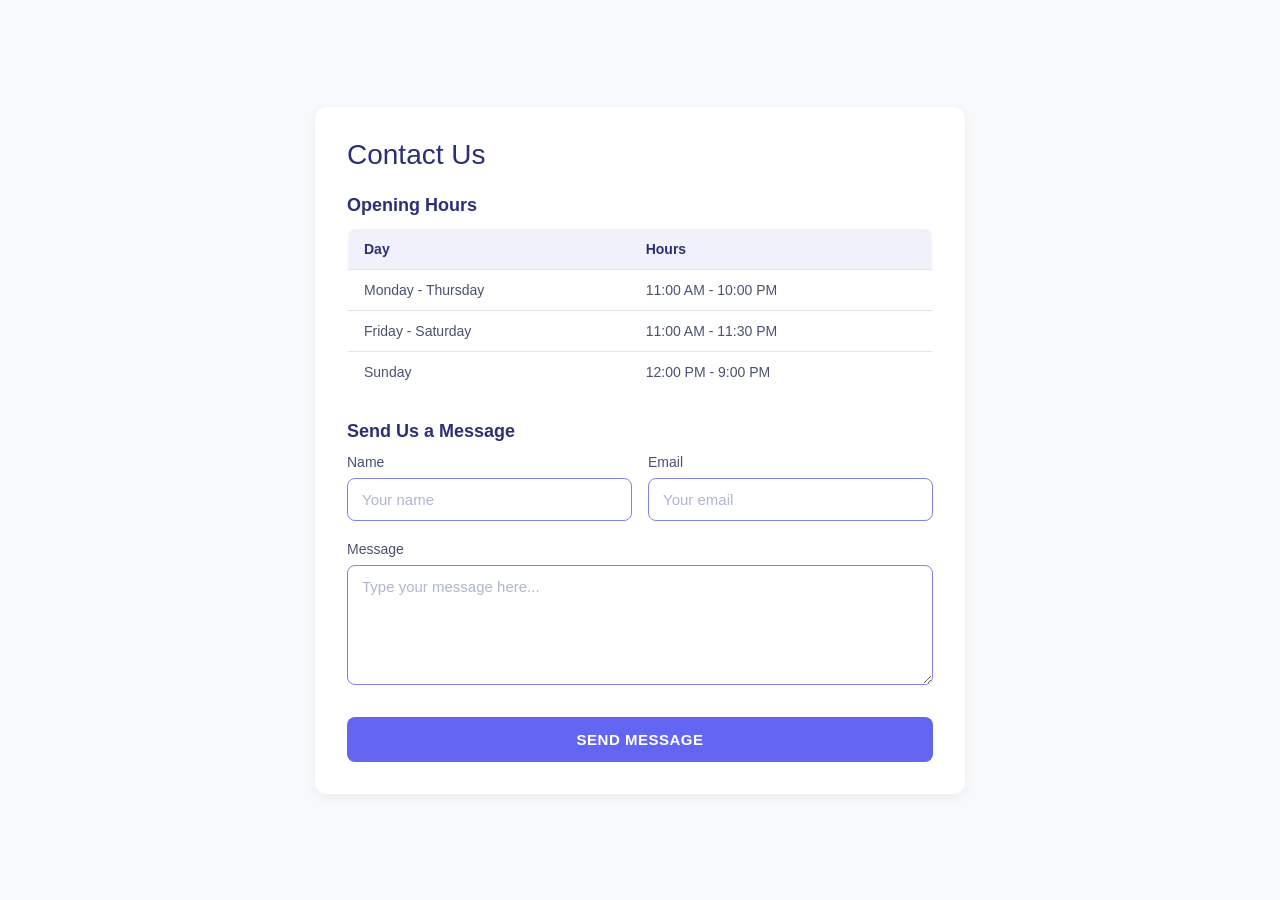
<file: Module02/Day12/project/contact.html>
<!DOCTYPE html>
<html lang="en">
<head>
  <meta charset="UTF-8">
  <meta name="viewport" content="width=device-width, initial-scale=1.0">
  <title>Contact Us - Restaurant</title>
  <style>
    * {
      box-sizing: border-box;
      margin: 0;
      padding: 0;
      font-family: -apple-system, BlinkMacSystemFont, "Segoe UI", Roboto, Helvetica, Arial, sans-serif;
    }

    body {
      background-color: #f8f9fa;
      display: flex;
      justify-content: center;
      align-items: center;
      min-height: 100vh;
      padding: 20px;
    }

    .container {
      background: #ffffff;
      padding: 32px;
      border-radius: 12px;
      width: 100%;
      max-width: 650px;
      box-shadow: 0 4px 12px rgba(0, 0, 0, 0.05);
    }

    .page-title {
      color: #2b3075;
      font-size: 28px;
      font-weight: 500;
      margin-bottom: 24px;
    }

    .section-title {
      color: #2b3075;
      font-size: 18px;
      font-weight: 600;
      margin-bottom: 12px;
    }

    .form-group {
      margin-bottom: 20px;
    }

    .form-row {
      display: flex;
      gap: 16px;
    }

    .form-col {
      flex: 1;
    }

    label {
      display: block;
      color: #4a5170;
      font-size: 14px;
      font-weight: 500;
      margin-bottom: 8px;
    }

    input, textarea {
      width: 100%;
      padding: 12px 14px;
      border: 1.5px solid #8385e0;
      border-radius: 8px;
      font-size: 15px;
      color: #2b3075;
      outline: none;
      transition: border-color 0.2s ease-in-out;
    }

    input:focus, textarea:focus {
      border-color: #5355d1;
    }

    input::placeholder, textarea::placeholder {
      color: #b0b5d0;
    }

    textarea {
      resize: vertical;
      min-height: 120px;
    }

    /* Table Styling */
    .hours-table {
      width: 100%;
      border-collapse: collapse;
      margin-bottom: 28px;
      border: 1.5px solid #e0e2f5;
      border-radius: 8px;
      overflow: hidden;
    }

    .hours-table th,
    .hours-table td {
      padding: 12px 16px;
      text-align: left;
      font-size: 14px;
    }

    .hours-table th {
      background-color: #f0f1fa;
      color: #2b3075;
      font-weight: 600;
    }

    .hours-table td {
      color: #4a5170;
      border-top: 1px solid #e0e2f5;
    }

    .btn-submit {
      width: 100%;
      background-color: #6366f1;
      color: #ffffff;
      border: none;
      padding: 14px;
      border-radius: 8px;
      font-size: 15px;
      font-weight: 700;
      letter-spacing: 0.5px;
      cursor: pointer;
      transition: background-color 0.2s ease-in-out;
      margin-top: 8px;
    }

    .btn-submit:hover {
      background-color: #4f46e5;
    }

    @media (max-width: 500px) {
      .form-row {
        flex-direction: column;
        gap: 20px;
      }
    }
  </style>
</head>
<body>

  <div class="container">
    <h1 class="page-title">Contact Us</h1>

    <!-- Opening Hours Table Section -->
    <h2 class="section-title">Opening Hours</h2>
    <table class="hours-table">
      <thead>
        <tr>
          <th>Day</th>
          <th>Hours</th>
        </tr>
      </thead>
      <tbody>
        <tr>
          <td>Monday - Thursday</td>
          <td>11:00 AM - 10:00 PM</td>
        </tr>
        <tr>
          <td>Friday - Saturday</td>
          <td>11:00 AM - 11:30 PM</td>
        </tr>
        <tr>
          <td>Sunday</td>
          <td>12:00 PM - 9:00 PM</td>
        </tr>
      </tbody>
    </table>

    <!-- Contact Form Section -->
    <h2 class="section-title">Send Us a Message</h2>
    <form action="#" method="POST">
      
      <!-- Name & Email Row -->
      <div class="form-group">
        <div class="form-row">
          <div class="form-col">
            <label for="name">Name</label>
            <input type="text" id="name" name="name" placeholder="Your name" required>
          </div>
          <div class="form-col">
            <label for="email">Email</label>
            <input type="email" id="email" name="email" placeholder="Your email" required>
          </div>
        </div>
      </div>

      <!-- Message Area -->
      <div class="form-group">
        <label for="message">Message</label>
        <textarea id="message" name="message" placeholder="Type your message here..." required></textarea>
      </div>

      <!-- Submit Button -->
      <button type="submit" class="btn-submit">SEND MESSAGE</button>

    </form>
  </div>

</body>
</html>
</file>
<file: Module02/Day13/Exercise/style.css>
/* 1. Global Variables & Reset */
    :root {
      --color-primary: #8b0000;
      --color-gold-accent: #d4af37;
      --color-bg-card: #ffffff;
      --color-bg-stripe: #fbf9f5;
      --color-border: #e0d8c8;
      --color-text-main: #2b2b2b;
      --color-text-muted: #5c5c5c;
      --color-price: #2d5a27;
      --color-shadow: rgba(0, 0, 0, 0.08);
      --color-shadow-hover: rgba(0, 0, 0, 0.16);
      
      --font-base: system-ui, -apple-system, BlinkMacSystemFont, "Segoe UI", Roboto, sans-serif;
    }

    *, *::before, *::after {
      box-sizing: border-box;
      margin: 0;
      padding: 0;
    }

    body {
      font-family: var(--font-base);
      line-height: 1.6;
      background-color: #f4f1ea;
      display: flex;
      justify-content: center;
      align-items: center;
      min-height: 100vh;
      padding: 1.5rem;
    }

    /* 2. Menu Card Component */
    .menu-card {
      background-color: var(--color-bg-card);
      width: 100%;
      max-width: 380px;
      padding: 1.75rem;
      border: 1px solid var(--color-border);
      border-top: 5px solid var(--color-gold-accent);
      border-radius: 6px;
      box-shadow: 0 4px 12px var(--color-shadow);
      transition: transform 0.25s ease, box-shadow 0.25s ease;
    }

    /* Pseudo-class: Hover state */
    .menu-card:hover {
      transform: translateY(-4px);
      box-shadow: 0 8px 20px var(--color-shadow-hover);
    }

    /* Header & Typography */
    .menu-card-header {
      display: flex;
      justify-content: space-between;
      align-items: baseline;
      border-bottom: 1px dashed var(--color-border);
      padding-bottom: 0.75rem;
      margin-bottom: 1rem;
    }

    .item-title {
      font-size: 1.25rem;
      font-weight: 700;
      color: var(--color-primary);
    }

    /* Pseudo-element: Dynamic "ETB " prefix */
    .item-price::before {
      content: "ETB ";
      font-size: 0.8em;
      font-weight: 600;
      color: var(--color-text-muted);
    }

    .item-price {
      font-size: 1.2rem;
      font-weight: 700;
      color: var(--color-price);
    }

    .item-description {
      font-size: 0.95rem;
      color: var(--color-text-muted);
      margin-bottom: 1.25rem;
    }

    /* Ingredient List Zebra-Striping */
    .ingredient-list {
      list-style: none;
      border: 1px solid var(--color-border);
      border-radius: 4px;
      overflow: hidden;
    }

    .ingredient-list li {
      padding: 0.5rem 0.75rem;
      font-size: 0.875rem;
      color: var(--color-text-main);
    }

    /* Pseudo-class: Zebra-stripe even rows */
    .ingredient-list li:nth-child(even) {
      background-color: var(--color-bg-stripe);
    }
</file>
<file: Module02/Day13/project/style.css>
/* 1. CSS Variables: HSL Palette & Spacing Scale */
    :root {
      /* HSL Palette */
      --brand-h: 160;
      --brand-s: 84%;
      --brand-l: 28%;
      
      --brand: hsl(var(--brand-h), var(--brand-s), var(--brand-l));
      --brand-hover: hsl(var(--brand-h), var(--brand-s), calc(var(--brand-l) + 12%)); /* Only lightness changed */
      
      --accent: hsl(43, 96%, 56%);
      --bg-page: hsl(210, 20%, 98%);
      --bg-card: hsl(0, 0%, 100%);
      --text-main: hsl(215, 28%, 17%);
      --text-muted: hsl(215, 16%, 47%);
      --border-color: hsl(214, 32%, 91%);
      
      /* Spacing Scale */
      --space-xs: 4px;
      --space-sm: 8px;
      --space-md: 16px;
      --space-lg: 24px;
      --space-xl: 32px;

      /* Card Metrics */
      --radius: 12px;
      --shadow: 0 10px 25px -5px rgba(0, 0, 0, 0.05), 0 8px 10px -6px rgba(0, 0, 0, 0.01);
    }

    /* 2. Global Reset & Base Typography */
    *, *::before, *::after {
      box-sizing: border-box;
      margin: 0;
      padding: 0;
    }

    body {
      font-family: "Inter", system-ui, -apple-system, sans-serif;
      line-height: 1.65;
      background-color: var(--bg-page);
      color: var(--text-main);
      display: flex;
      justify-content: center;
      align-items: center;
      min-height: 100vh;
      padding: var(--space-md);
    }

    /* 3. Centered Card Component */
    .card {
      background-color: var(--bg-card);
      width: 100%;
      max-width: 360px;
      margin: 40px auto;
      padding: var(--space-xl) var(--space-lg) var(--space-lg);
      border: 1px solid var(--border-color);
      border-radius: var(--radius);
      box-shadow: var(--shadow);
      position: relative;
      overflow: hidden;
    }

    /* 4. Pseudo-element: Decorative Brand Accent Strip */
    .card::before {
      content: "";
      position: absolute;
      top: 0;
      left: 0;
      width: 100%;
      height: var(--space-sm);
      background: linear-gradient(90deg, var(--brand), var(--accent));
    }

    /* 5. Typographic Hierarchy */
    .location-badge {
      display: inline-block;
      font-size: 0.75rem;
      font-weight: 700;
      text-transform: uppercase;
      letter-spacing: 0.05em;
      color: var(--brand);
      background-color: hsl(var(--brand-h), var(--brand-s), 95%);
      padding: var(--space-xs) var(--space-sm);
      border-radius: 4px;
      margin-bottom: var(--space-sm);
    }

    .business-name {
      font-size: 1.5rem;
      font-weight: 700;
      color: var(--text-main);
      line-height: 1.2;
      margin-bottom: var(--space-xs);
    }

    .tagline {
      font-size: 0.95rem;
      font-weight: 600;
      color: var(--brand);
      margin-bottom: var(--space-md);
    }

    .description {
      font-size: 0.9rem;
      color: var(--text-muted);
      line-height: 1.7;
      margin-bottom: var(--space-lg);
    }

    /* Business Details List */
    .info-list {
      list-style: none;
      border-top: 1px solid var(--border-color);
      padding-top: var(--space-md);
      margin-bottom: var(--space-lg);
      display: flex;
      flex-direction: column;
      gap: var(--space-sm);
    }

    .info-item {
      font-size: 0.875rem;
      display: flex;
      justify-content: space-between;
      align-items: center;
    }

    .info-label {
      color: var(--text-muted);
    }

    .telebirr-tag {
      color: #0088cc;
      font-weight: 600;
      font-size: 0.8rem;
    }

    /* 6. Contact Button & Hover State (HSL Lightness Transition) */
    .btn {
      display: block;
      width: 100%;
      background-color: var(--brand);
      color: #ffffff;
      font-family: inherit;
      font-size: 0.95rem;
      font-weight: 600;
      text-align: center;
      text-decoration: none;
      padding: var(--space-sm) var(--space-md);
      border: none;
      border-radius: 6px;
      cursor: pointer;
      transition: background-color 0.2s ease;
    }

    .btn:hover {
      background-color: var(--brand-hover);
    }

    .btn:focus-visible {
      outline: 2px solid var(--brand);
      outline-offset: 2px;
    }
</file>
<file: Module02/Day14/Exercise/style.css>
/* CSS Variables */
    :root {
      --color-brand: hsl(12, 70%, 45%);
      --color-brand-hover: hsl(12, 70%, 35%);
      --color-accent: hsl(43, 85%, 55%);
      --color-bg: hsl(36, 30%, 96%);
      --color-surface: hsl(0, 0%, 100%);
      --color-text-main: hsl(0, 0%, 15%);
      --color-text-muted: hsl(0, 0%, 40%);
      --color-border: hsl(0, 0%, 88%);
      --shadow-sm: 0 2px 8px rgba(0, 0, 0, 0.06);
      --shadow-md: 0 8px 20px rgba(0, 0, 0, 0.1);
      
      --space-xs: 4px;
      --space-sm: 8px;
      --space-md: 16px;
      --space-lg: 24px;
      --space-xl: 40px;
    }

    /* Global Reset & Base */
    *, *::before, *::after {
      box-sizing: border-box;
      margin: 0;
      padding: 0;
    }

    html, body {
      height: 100%;
    }

    body {
      font-family: "Inter", system-ui, -apple-system, sans-serif;
      line-height: 1.6;
      background-color: var(--color-bg);
      color: var(--color-text-main);
    }

    /* 1. Grid Page Skeleton (Rows: auto / 1fr / auto) */
    .page {
      display: grid;
      grid-template-rows: auto 1fr auto;
      min-height: 100vh;
    }

    /* 2. Sticky Flexbox Navbar */
    .navbar {
      position: sticky;
      top: 0;
      z-index: 100;
      background-color: var(--color-surface);
      border-bottom: 1px solid var(--color-border);
      box-shadow: var(--shadow-sm);
      padding: var(--space-md) var(--space-lg);
    }

    .nav-container {
      max-width: 1100px;
      margin: 0 auto;
      display: flex;
      justify-content: space-between;
      align-items: center;
    }

    .logo {
      font-size: 1.25rem;
      font-weight: 700;
      color: var(--color-brand);
      text-decoration: none;
    }

    .nav-links {
      display: flex;
      list-style: none;
      gap: var(--space-md);
    }

    .nav-links a {
      text-decoration: none;
      color: var(--color-text-main);
      font-weight: 500;
      font-size: 0.95rem;
      transition: color 0.2s ease;
    }

    .nav-links a:hover {
      color: var(--color-brand);
    }

    /* Main Content Layout */
    main {
      max-width: 1100px;
      width: 100%;
      margin: 0 auto;
      padding: var(--space-xl) var(--space-lg);
    }

    .section-title {
      font-size: 1.75rem;
      font-weight: 700;
      margin-bottom: var(--space-lg);
      text-align: center;
    }

    /* 3. Auto-fit Menu Grid */
    .menu-grid {
      display: grid;
      grid-template-columns: repeat(auto-fit, minmax(220px, 1fr));
      gap: var(--space-lg);
    }

    /* 4. Flexbox Menu Card with Pinned Bottom Price */
    .card {
      background-color: var(--color-surface);
      border: 1px solid var(--color-border);
      border-radius: 8px;
      padding: var(--space-lg);
      box-shadow: var(--shadow-sm);
      display: flex;
      flex-direction: column;
      position: relative; /* Container for absolute badge positioning */
      transition: transform 0.2s ease, box-shadow 0.2s ease;
    }

    .card:hover {
      transform: translateY(-4px);
      box-shadow: var(--shadow-md);
    }

    /* 5. Relative + Absolute Badge Pinning */
    .badge-popular {
      position: absolute;
      top: -10px;
      right: 12px;
      background-color: var(--color-accent);
      color: hsl(0, 0%, 100%);
      font-size: 0.75rem;
      font-weight: 700;
      text-transform: uppercase;
      letter-spacing: 0.05em;
      padding: var(--space-xs) var(--space-sm);
      border-radius: 4px;
      box-shadow: 0 2px 4px rgba(0, 0, 0, 0.15);
    }

    .card-title {
      font-size: 1.15rem;
      font-weight: 700;
      margin-bottom: var(--space-xs);
      color: var(--color-brand);
    }

    .card-description {
      font-size: 0.875rem;
      color: var(--color-text-muted);
      margin-bottom: var(--space-md);
    }

    /* Price pinned to card bottom using margin-top: auto */
    .card-price {
      margin-top: auto;
      font-size: 1.1rem;
      font-weight: 700;
      color: var(--color-text-main);
      border-top: 1px dashed var(--color-border);
      padding-top: var(--space-sm);
    }

    /* Footer */
    footer {
      background-color: var(--color-surface);
      border-top: 1px solid var(--color-border);
      text-align: center;
      padding: var(--space-md);
      font-size: 0.875rem;
      color: var(--color-text-muted);
    }

    /* Mobile Nav Tweaks */
    @media (max-width: 480px) {
      .nav-links {
        gap: var(--space-sm);
      }
      .nav-links a {
        font-size: 0.85rem;
      }
    }
</file>
<file: Module02/Day14/project/style.css>
/* 1. CSS Variables Palette & Metrics */
    :root {
      /* Ethio Telecom Inspired Color Palette */
      --brand-green: hsl(88, 62%, 40%);
      --brand-green-hover: hsl(88, 62%, 32%);
      --brand-blue: hsl(207, 85%, 42%);
      --brand-yellow: hsl(45, 95%, 50%);
      
      --bg-app: hsl(210, 20%, 96%);
      --bg-surface: hsl(0, 0%, 100%);
      --text-main: hsl(215, 28%, 17%);
      --text-muted: hsl(215, 16%, 50%);
      --border-color: hsl(214, 32%, 91%);
      
      --space-xs: 4px;
      --space-sm: 8px;
      --space-md: 16px;
      --space-lg: 24px;
      --space-xl: 32px;
      
      --radius-sm: 6px;
      --radius-md: 10px;
      --radius-full: 9999px;
      --shadow-sm: 0 2px 8px rgba(0, 0, 0, 0.05);
    }

    /* 2. Global Reset */
    *, *::before, *::after {
      box-sizing: border-box;
      margin: 0;
      padding: 0;
    }

    body {
      font-family: "Inter", system-ui, -apple-system, sans-serif;
      line-height: 1.5;
      background-color: var(--bg-app);
      color: var(--text-main);
    }

    /* 3. Grid Page Skeleton (grid-template-areas) */
    .app {
      display: grid;
      grid-template-columns: 260px 1fr;
      grid-template-rows: auto 1fr auto;
      grid-template-areas:
        "header  header"
        "sidebar main"
        "footer  footer";
      min-height: 100vh;
    }

    /* Area Routing */
    .app-header  { grid-area: header; }
    .app-sidebar { grid-area: sidebar; }
    .app-main    { grid-area: main; }
    .app-footer  { grid-area: footer; }

    /* 4. Sticky Header with Flexbox Navigation */
    .app-header {
      position: sticky;
      top: 0;
      z-index: 100;
      background-color: var(--bg-surface);
      border-bottom: 1px solid var(--border-color);
      box-shadow: var(--shadow-sm);
      padding: var(--space-md) var(--space-lg);
    }

    .nav-flex {
      display: flex;
      justify-content: space-between;
      align-items: center;
    }

    .brand-logo {
      display: flex;
      align-items: center;
      gap: var(--space-sm);
      font-size: 1.2rem;
      font-weight: 700;
      color: var(--brand-green);
      text-decoration: none;
    }

    .brand-logo span {
      color: var(--brand-blue);
    }

    .header-actions {
      display: flex;
      align-items: center;
      gap: var(--space-md);
    }

    /* Relative Container for Notification Badge */
    .notification-btn {
      position: relative;
      background: var(--bg-app);
      border: 1px solid var(--border-color);
      padding: var(--space-sm) var(--space-md);
      border-radius: var(--radius-sm);
      font-weight: 600;
      font-size: 0.85rem;
      cursor: pointer;
    }

    /* Absolute Positioned Badge Counter */
    .badge-count {
      position: absolute;
      top: -6px;
      right: -6px;
      background-color: hsl(0, 75%, 55%);
      color: #ffffff;
      font-size: 0.7rem;
      font-weight: 700;
      width: 18px;
      height: 18px;
      border-radius: var(--radius-full);
      display: flex;
      align-items: center;
      justify-content: center;
    }

    .user-profile {
      display: flex;
      align-items: center;
      gap: var(--space-sm);
      font-weight: 600;
      font-size: 0.9rem;
    }

    .avatar {
      width: 36px;
      height: 36px;
      border-radius: var(--radius-full);
      background-color: var(--brand-green);
      color: #ffffff;
      display: flex;
      align-items: center;
      justify-content: center;
      font-weight: 700;
    }

    /* 5. Sidebar Navigation */
    .app-sidebar {
      background-color: var(--bg-surface);
      border-right: 1px solid var(--border-color);
      padding: var(--space-lg) var(--space-md);
    }

    .sidebar-menu {
      list-style: none;
      display: flex;
      flex-direction: column;
      gap: var(--space-xs);
    }

    .sidebar-menu a {
      display: block;
      padding: var(--space-sm) var(--space-md);
      color: var(--text-muted);
      text-decoration: none;
      font-weight: 500;
      border-radius: var(--radius-sm);
      transition: all 0.2s ease;
    }

    .sidebar-menu a:hover,
    .sidebar-menu a.active {
      background-color: hsl(88, 62%, 95%);
      color: var(--brand-green);
      font-weight: 600;
    }

    /* 6. Main Content & Responsive Card Grid */
    .app-main {
      padding: var(--space-xl);
      display: flex;
      flex-direction: column;
      gap: var(--space-xl);
    }

    /* Toolbar Row using Flexbox */
    .toolbar {
      display: flex;
      justify-content: space-between;
      align-items: center;
      flex-wrap: wrap;
      gap: var(--space-md);
    }

    .welcome-title {
      font-size: 1.5rem;
      font-weight: 700;
    }

    .telebirr-btn {
      background-color: var(--brand-blue);
      color: #ffffff;
      border: none;
      padding: var(--space-sm) var(--space-lg);
      border-radius: var(--radius-sm);
      font-weight: 600;
      cursor: pointer;
    }

    /* Responsive Grid for Package Stat Cards */
    .cards-grid {
      display: grid;
      grid-template-columns: repeat(auto-fit, minmax(220px, 1fr));
      gap: var(--space-lg);
    }

    /* Card Component Built with Flexbox */
    .stat-card {
      background-color: var(--bg-surface);
      border: 1px solid var(--border-color);
      border-radius: var(--radius-md);
      padding: var(--space-lg);
      box-shadow: var(--shadow-sm);
      display: flex;
      flex-direction: column;
      position: relative; /* Relative anchor for status tag */
      overflow: hidden;
    }

    /* Absolutely Positioned Package Tag */
    .package-tag {
      position: absolute;
      top: 12px;
      right: 12px;
      background-color: var(--brand-yellow);
      color: hsl(0, 0%, 15%);
      font-size: 0.7rem;
      font-weight: 700;
      text-transform: uppercase;
      padding: 2px 8px;
      border-radius: var(--radius-sm);
    }

    .card-label {
      font-size: 0.85rem;
      color: var(--text-muted);
      font-weight: 500;
      margin-bottom: var(--space-xs);
    }

    .card-value {
      font-size: 1.8rem;
      font-weight: 700;
      color: var(--text-main);
      margin-bottom: var(--space-xs);
    }

    .card-footer-text {
      margin-top: auto; /* Pins to bottom of flex card */
      padding-top: var(--space-sm);
      font-size: 0.8rem;
      color: var(--text-muted);
      border-top: 1px dashed var(--border-color);
    }

    /* Account Action Panel */
    .action-panel {
      background-color: var(--bg-surface);
      border: 1px solid var(--border-color);
      border-radius: var(--radius-md);
      padding: var(--space-lg);
    }

    .action-panel h2 {
      font-size: 1.1rem;
      margin-bottom: var(--space-md);
    }

    .action-buttons {
      display: flex;
      gap: var(--space-md);
      flex-wrap: wrap;
    }

    .btn-action {
      background-color: var(--brand-green);
      color: #ffffff;
      border: none;
      padding: var(--space-sm) var(--space-md);
      border-radius: var(--radius-sm);
      font-weight: 600;
      cursor: pointer;
      transition: background-color 0.2s ease;
    }

    .btn-action:hover {
      background-color: var(--brand-green-hover);
    }

    /* 7. Footer Area */
    .app-footer {
      background-color: var(--bg-surface);
      border-top: 1px solid var(--border-color);
      padding: var(--space-md) var(--space-lg);
      text-align: center;
      font-size: 0.85rem;
      color: var(--text-muted);
    }

    /* 8. Single Responsive Media Query (Collapse layout on mobile) */
    @media (max-width: 700px) {
      .app {
        grid-template-columns: 1fr;
        grid-template-areas:
          "header"
          "sidebar"
          "main"
          "footer";
      }

      .app-sidebar {
        border-right: none;
        border-bottom: 1px solid var(--border-color);
      }

      .sidebar-menu {
        flex-direction: row;
        overflow-x: auto;
      }

      .sidebar-menu a {
        white-space: nowrap;
      }

      .app-main {
        padding: var(--space-md);
      }
    }
</file>
<file: Module02/Day15/Exercise/style.css>
:root {
      --color-primary: hsl(14, 75%, 45%);
      --color-primary-hover: hsl(14, 75%, 38%);
      --color-accent: hsl(42, 85%, 52%);
      --color-bg: hsl(36, 25%, 96%);
      --color-surface: hsl(0, 0%, 100%);
      --color-text-main: hsl(0, 0%, 18%);
      --color-text-muted: hsl(0, 0%, 42%);
      --color-border: hsl(0, 0%, 88%);
      
      --shadow-base: 0 4px 12px rgba(0, 0, 0, 0.05);
      --shadow-hover: 0 12px 28px rgba(0, 0, 0, 0.12);
      
      --space-xs: 4px;
      --space-sm: 8px;
      --space-md: 16px;
      --space-lg: 24px;
      --space-xl: 40px;
      --radius: 10px;
    }

    /* 2. Global Reset & Base */
    *, *::before, *::after {
      box-sizing: border-box;
      margin: 0;
      padding: 0;
    }

    body {
      font-family: "Inter", system-ui, -apple-system, sans-serif;
      line-height: 1.6;
      background-color: var(--color-bg);
      color: var(--color-text-main);
      padding: var(--space-xl) var(--space-md);
    }

    .container {
      max-width: 1140px;
      margin: 0 auto;
    }

    /* Section Header */
    .menu-header {
      text-align: center;
      margin-bottom: var(--space-xl);
    }

    .menu-header h1 {
      font-size: 2.25rem;
      font-weight: 700;
      color: var(--color-primary);
      margin-bottom: var(--space-xs);
    }

    .menu-header p {
      font-size: 1.05rem;
      color: var(--color-text-muted);
    }

    /* 3. Mobile-First Menu Grid (1 column base) */
    .menu-grid {
      display: grid;
      grid-template-columns: 1fr; /* Single column base for mobile */
      gap: var(--space-lg);
    }

    /* 4. Responsive Breakpoints */
    /* Tablet breakpoint: 2 columns */
    @media (min-width: 768px) {
      .menu-grid {
        grid-template-columns: repeat(2, 1fr);
      }
    }

    /* Desktop breakpoint: 3 columns */
    @media (min-width: 1024px) {
      .menu-grid {
        grid-template-columns: repeat(3, 1fr);
      }
    }

    /* 5. Menu Card & Hover Transition */
    .menu-card {
      background-color: var(--color-surface);
      border: 1px solid var(--color-border);
      border-radius: var(--radius);
      padding: var(--space-lg);
      box-shadow: var(--shadow-base);
      display: flex;
      flex-direction: column;
      position: relative;
      overflow: hidden;
      
      /* Smooth transition for hover effects */
      transition: transform 0.3s cubic-bezier(0.16, 1, 0.3, 1),
                  box-shadow 0.3s cubic-bezier(0.16, 1, 0.3, 1),
                  border-color 0.3s ease;
    }

    /* Tasteful hover lift and scale state */
    .menu-card:hover {
      transform: translateY(-6px) scale(1.015);
      box-shadow: var(--shadow-hover);
      border-color: rgba(200, 75, 49, 0.3);
    }

    .card-badge {
      position: absolute;
      top: 14px;
      right: 14px;
      background-color: var(--color-accent);
      color: hsl(0, 0%, 100%);
      font-size: 0.7rem;
      font-weight: 700;
      text-transform: uppercase;
      letter-spacing: 0.05em;
      padding: 3px 8px;
      border-radius: 4px;
    }

    .card-title {
      font-size: 1.2rem;
      font-weight: 700;
      color: var(--color-text-main);
      margin-bottom: var(--space-xs);
    }

    .card-description {
      font-size: 0.9rem;
      color: var(--color-text-muted);
      margin-bottom: var(--space-md);
      flex-grow: 1; /* Ensures card footers align cleanly */
    }

    .card-footer {
      display: flex;
      justify-content: space-between;
      align-items: center;
      border-top: 1px dashed var(--color-border);
      padding-top: var(--space-sm);
      margin-top: auto;
    }

    .card-price {
      font-size: 1.15rem;
      font-weight: 700;
      color: var(--color-primary);
    }

    .order-btn {
      background-color: var(--color-primary);
      color: #ffffff;
      border: none;
      padding: 6px 12px;
      border-radius: 4px;
      font-size: 0.85rem;
      font-weight: 600;
      cursor: pointer;
      transition: background-color 0.2s ease;
    }

    .order-btn:hover {
      background-color: var(--color-primary-hover);
    }

    /* Accessibility Focus States */
    .order-btn:focus-visible,
    .menu-card:focus-within {
      outline: 2px solid var(--color-primary);
      outline-offset: 2px;
    }

    /* 6. Motion Preference Guard */
    @media (prefers-reduced-motion: reduce) {
      .menu-card {
        transition: none !important;
      }
      .menu-card:hover {
        transform: none !important;
        box-shadow: var(--shadow-base) !important;
      }
      .order-btn {
        transition: none !important;
      }
    }
</file>
<file: Module02/Day19/Exercise/styles.css>
body {
    font-family: sans-serif;
    padding: 20px;
}

#list {
    list-style: none;
    padding: 0;
}

li {
    margin-bottom: 8px;
    cursor: pointer;
}

/* TODO: Style the bought state with a class, not inline JS styles */
.done {
    text-decoration: line-through;
    color: gray;
}

.del {
    margin-left: 15px;
    color: red;
}
</file>
<file: Module02/Day23/project/style.css>
/* main {
display: grid;
grid-template-columns: 1fr;   
gap: 1rem;
}
#menu {
display: grid;
grid-template-columns:
repeat(auto-fill, minmax(180px, 1fr));
gap: 1rem;
}
@media (min-width: 800px) {
main { grid-template-columns: 2fr 1fr; }
}
:root {--green: #2E8B57;   --ink: #1A2433;--line: #E2E8F0;    --radius: 10px;
}
.dish {
border: 1px solid var(--line);
border-radius: var(--radius);
padding: 1rem;
}
.dish h3 { color: var(--ink); margin: 0; }
.price  { color: var(--green); font-weight: 700; }  */



/*---------------------------------*/

/* =========================================================
   ADDIS EATS
   Responsive CSS
   ========================================================= */

:root {
    --green: #2e8b57;
    --green-dark: #206b42;
    --green-light: #e7f6ed;

    --orange: #e76f51;
    --orange-light: #fff0eb;

    --gold: #e9b949;
    --gold-light: #fff8df;

    --red: #d9534f;

    --ink: #17211b;
    --muted: #6b756e;

    --background: #f7f9f7;
    --card: #ffffff;

    --line: #e1e8e3;

    --radius-sm: 10px;
    --radius-md: 16px;
    --radius-lg: 22px;

    --shadow-sm: 0 4px 15px rgba(24, 43, 31, 0.06);
    --shadow-md: 0 12px 30px rgba(24, 43, 31, 0.10);

    --transition: 0.25s ease;
}


/* =========================================================
   RESET
   ========================================================= */

* {
    box-sizing: border-box;
    margin: 0;
    padding: 0;
}

html {
    scroll-behavior: smooth;
}

body {
    font-family:
        Inter,
        system-ui,
        -apple-system,
        BlinkMacSystemFont,
        "Segoe UI",
        sans-serif;

    background:
        radial-gradient(
            circle at top left,
            rgba(46, 139, 87, 0.07),
            transparent 30%
        ),
        var(--background);

    color: var(--ink);
    min-height: 100vh;
}


/* =========================================================
   HEADER
   ========================================================= */

header {
    background: rgba(255, 255, 255, 0.92);
    border-bottom: 1px solid var(--line);

    position: sticky;
    top: 0;
    z-index: 100;

    backdrop-filter: blur(14px);
}

.header-content {
    width: min(1200px, 92%);
    margin: auto;

    min-height: 90px;

    display: flex;
    align-items: center;
    justify-content: space-between;

    gap: 30px;
}


/* BRAND */

.brand {
    display: flex;
    align-items: center;
    gap: 13px;
}

.brand-icon {
    width: 48px;
    height: 48px;

    display: grid;
    place-items: center;

    background: var(--green-light);
    border-radius: 14px;

    font-size: 24px;

    box-shadow: inset 0 0 0 1px rgba(46, 139, 87, 0.08);
}

.brand h1 {
    font-size: 1.5rem;
    line-height: 1.1;
    letter-spacing: -0.5px;
}

.brand p {
    color: var(--muted);
    font-size: 0.78rem;
    margin-top: 3px;
}


/* SEARCH */

.search-wrapper {
    position: relative;
    width: min(360px, 100%);
}

.search-wrapper input {
    width: 100%;

    border: 1px solid var(--line);
    border-radius: 999px;

    background: #f8faf8;

    padding: 13px 18px 13px 45px;

    font-size: 0.95rem;
    outline: none;

    transition:
        border-color var(--transition),
        box-shadow var(--transition),
        background var(--transition);
}

.search-wrapper input:focus {
    background: white;

    border-color: var(--green);

    box-shadow:
        0 0 0 4px rgba(46, 139, 87, 0.10);
}

.search-icon {
    position: absolute;

    left: 17px;
    top: 50%;

    transform: translateY(-50%);

    font-size: 21px;
    color: var(--muted);

    pointer-events: none;
}


/* =========================================================
   MAIN LAYOUT
   ========================================================= */

main {
    width: min(1200px, 92%);
    margin: 35px auto 50px;

    display: grid;

    grid-template-columns: minmax(0, 2fr) minmax(300px, 1fr);

    gap: 30px;

    align-items: start;
}


/* =========================================================
   MENU
   ========================================================= */

#menu {
    display: grid;

    grid-template-columns:
        repeat(
            auto-fill,
            minmax(190px, 1fr)
        );

    gap: 18px;
}


/* =========================================================
   DISH CARD
   ========================================================= */

.dish {
    position: relative;

    overflow: hidden;

    background: var(--card);

    border: 1px solid var(--line);

    border-radius: var(--radius-md);

    padding: 20px;

    box-shadow: var(--shadow-sm);

    display: flex;
    flex-direction: column;

    min-height: 235px;

    transition:
        transform 0.3s ease,
        box-shadow 0.3s ease,
        border-color 0.3s ease;

    animation: cardEnter 0.5s ease both;
}


/* stagger animation */

.dish:nth-child(2) {
    animation-delay: 0.04s;
}

.dish:nth-child(3) {
    animation-delay: 0.08s;
}

.dish:nth-child(4) {
    animation-delay: 0.12s;
}

.dish:nth-child(5) {
    animation-delay: 0.16s;
}

.dish:nth-child(6) {
    animation-delay: 0.20s;
}

.dish:nth-child(7) {
    animation-delay: 0.24s;
}

.dish:nth-child(8) {
    animation-delay: 0.28s;
}

.dish:nth-child(9) {
    animation-delay: 0.32s;
}

.dish:nth-child(10) {
    animation-delay: 0.36s;
}


.dish:hover {
    transform: translateY(-7px);

    border-color: rgba(46, 139, 87, 0.25);

    box-shadow: var(--shadow-md);
}


/* decorative circle */

.dish::before {
    content: "";

    position: absolute;

    width: 120px;
    height: 120px;

    border-radius: 50%;

    background: var(--green-light);

    top: -55px;
    right: -45px;

    transition: transform 0.4s ease;
}

.dish:hover::before {
    transform: scale(1.25);
}


/* FOOD ICON */

.dish-visual {
    width: 65px;
    height: 65px;

    display: grid;
    place-items: center;

    border-radius: 18px;

    background:
        linear-gradient(
            135deg,
            #f3faf5,
            #e5f3e9
        );

    font-size: 31px;

    margin-bottom: 16px;

    position: relative;
    z-index: 1;

    transition: transform 0.3s ease;
}

.dish:hover .dish-visual {
    transform:
        rotate(-5deg)
        scale(1.08);
}


/* CATEGORY */

.category {
    display: inline-flex;
    align-items: center;

    width: fit-content;

    padding: 4px 9px;

    border-radius: 999px;

    background: #f2f5f3;

    color: var(--muted);

    font-size: 0.68rem;
    font-weight: 700;

    text-transform: uppercase;

    letter-spacing: 0.5px;

    margin-bottom: 7px;
}


/* DISH NAME */

.dish h3 {
    font-size: 1.08rem;

    line-height: 1.3;

    margin-bottom: 6px;

    position: relative;
    z-index: 1;
}


/* DESCRIPTION */

.dish-description {
    color: var(--muted);

    font-size: 0.78rem;

    line-height: 1.45;

    margin-bottom: 12px;
}


/* PRICE */

.price {
    color: var(--green);

    font-size: 1.05rem;

    font-weight: 800;

    margin-top: auto;

    margin-bottom: 12px;
}


/* SPICY */

.spicy {
    color: var(--red);

    font-size: 0.72rem;

    font-weight: 700;

    margin-bottom: 10px;
}


/* ADD BUTTON */

.add {
    border: none;

    background: var(--green);

    color: white;

    border-radius: 11px;

    padding: 11px 15px;

    width: 100%;

    font-size: 0.88rem;

    font-weight: 700;

    cursor: pointer;

    transition:
        background var(--transition),
        transform var(--transition),
        box-shadow var(--transition);
}

.add:hover {
    background: var(--green-dark);

    transform: translateY(-2px);

    box-shadow:
        0 7px 15px rgba(46, 139, 87, 0.22);
}

.add:active {
    transform: scale(0.97);
}


/* =========================================================
   CART
   ========================================================= */

#cart {
    background: white;

    border: 1px solid var(--line);

    border-radius: var(--radius-lg);

    box-shadow: var(--shadow-md);

    padding: 22px;

    position: sticky;
    top: 115px;

    animation: cartEnter 0.6s ease both;
}

.cart-header {
    display: flex;

    align-items: center;

    justify-content: space-between;

    padding-bottom: 17px;

    border-bottom: 1px solid var(--line);

    margin-bottom: 17px;
}

.cart-header h2 {
    font-size: 1.2rem;
}

.cart-count {
    min-width: 28px;
    height: 28px;

    display: grid;
    place-items: center;

    border-radius: 50%;

    background: var(--green-light);

    color: var(--green);

    font-size: 0.78rem;

    font-weight: 800;
}


/* CART LIST */

.cart-list {
    list-style: none;

    display: flex;
    flex-direction: column;

    gap: 12px;

    max-height: 390px;

    overflow-y: auto;

    padding-right: 3px;
}


/* scrollbar */

.cart-list::-webkit-scrollbar {
    width: 5px;
}

.cart-list::-webkit-scrollbar-thumb {
    background: #d6dfd9;
    border-radius: 20px;
}


/* CART ITEM */

.cart-item {
    display: grid;

    grid-template-columns: 1fr auto;

    gap: 10px;

    padding: 13px;

    background: #f8faf8;

    border: 1px solid #edf1ee;

    border-radius: 13px;

    animation: cartItemEnter 0.3s ease both;
}

.cart-item-info {
    min-width: 0;
}

.cart-item-name {
    font-size: 0.87rem;

    font-weight: 700;

    margin-bottom: 4px;

    white-space: nowrap;

    overflow: hidden;

    text-overflow: ellipsis;
}

.cart-item-price {
    color: var(--green);

    font-size: 0.78rem;

    font-weight: 700;
}


/* QUANTITY */

.quantity {
    display: flex;

    align-items: center;

    gap: 7px;

    margin-top: 9px;
}

.quantity button {
    width: 26px;
    height: 26px;

    border: 1px solid var(--line);

    background: white;

    border-radius: 7px;

    cursor: pointer;

    font-weight: 800;

    color: var(--ink);

    transition:
        background var(--transition),
        color var(--transition),
        transform var(--transition);
}

.quantity button:hover {
    background: var(--green);

    color: white;

    border-color: var(--green);
}

.quantity button:active {
    transform: scale(0.9);
}

.quantity span {
    min-width: 18px;

    text-align: center;

    font-size: 0.82rem;

    font-weight: 800;
}


/* ITEM TOTAL */

.item-total {
    align-self: center;

    color: var(--ink);

    font-size: 0.83rem;

    font-weight: 800;
}


/* REMOVE */

.remove {
    border: none;

    background: transparent;

    color: #9a4a47;

    font-size: 0.7rem;

    cursor: pointer;

    margin-top: 5px;

    padding: 0;
}

.remove:hover {
    text-decoration: underline;
}


/* =========================================================
   CART TOTAL
   ========================================================= */

.cart-total {
    border-top: 1px solid var(--line);

    margin-top: 18px;

    padding-top: 17px;
}

.total-row {
    display: flex;

    align-items: center;

    justify-content: space-between;

    margin-bottom: 14px;
}

.total-label {
    color: var(--muted);

    font-size: 0.9rem;
}

.total-price {
    color: var(--green);

    font-size: 1.35rem;

    font-weight: 900;
}


/* =========================================================
   EMPTY CART
   ========================================================= */

.empty-cart {
    text-align: center;

    padding: 40px 15px;

    color: var(--muted);
}

.empty-cart-icon {
    width: 65px;
    height: 65px;

    margin: 0 auto 14px;

    display: grid;
    place-items: center;

    background: var(--green-light);

    border-radius: 50%;

    font-size: 27px;

    animation: float 3s ease-in-out infinite;
}

.empty-cart h3 {
    color: var(--ink);

    font-size: 1rem;

    margin-bottom: 5px;
}

.empty-cart p {
    font-size: 0.8rem;

    line-height: 1.5;
}


/* =========================================================
   FOOTER
   ========================================================= */

footer {
    text-align: center;

    color: var(--muted);

    font-size: 0.78rem;

    padding: 25px;

    border-top: 1px solid var(--line);

    background: white;
}


/* =========================================================
   NO RESULTS
   ========================================================= */

.no-results {
    grid-column: 1 / -1;

    text-align: center;

    padding: 70px 20px;

    color: var(--muted);
}

.no-results-icon {
    font-size: 45px;

    margin-bottom: 15px;
}

.no-results h2 {
    color: var(--ink);

    margin-bottom: 5px;
}


/* =========================================================
   LOADING
   ========================================================= */

.loading {
    grid-column: 1 / -1;

    min-height: 300px;

    display: grid;

    place-items: center;

    color: var(--muted);
}

.loading-content {
    text-align: center;
}

.spinner {
    width: 42px;
    height: 42px;

    border: 4px solid #e5eee8;

    border-top-color: var(--green);

    border-radius: 50%;

    margin: 0 auto 15px;

    animation: spin 0.8s linear infinite;
}


/* =========================================================
   ANIMATIONS
   ========================================================= */

@keyframes cardEnter {

    from {
        opacity: 0;
        transform: translateY(20px);
    }

    to {
        opacity: 1;
        transform: translateY(0);
    }
}


@keyframes cartEnter {

    from {
        opacity: 0;
        transform: translateX(20px);
    }

    to {
        opacity: 1;
        transform: translateX(0);
    }
}


@keyframes cartItemEnter {

    from {
        opacity: 0;
        transform: translateX(10px);
    }

    to {
        opacity: 1;
        transform: translateX(0);
    }
}


@keyframes spin {

    to {
        transform: rotate(360deg);
    }
}


@keyframes float {

    0%,
    100% {
        transform: translateY(0);
    }

    50% {
        transform: translateY(-7px);
    }
}


/* =========================================================
   TABLET
   ========================================================= */

@media (max-width: 900px) {

    main {
        grid-template-columns: 1fr;
    }

    #cart {
        position: static;
    }

    .cart-list {
        max-height: none;
    }
}


/* =========================================================
   MOBILE
   ========================================================= */

@media (max-width: 600px) {

    .header-content {
        flex-direction: column;

        align-items: stretch;

        padding: 16px 0;

        gap: 15px;
    }

    .brand {
        justify-content: center;
    }

    .search-wrapper {
        width: 100%;
    }

    main {
        width: 94%;

        margin-top: 22px;

        gap: 22px;
    }

    #menu {
        grid-template-columns:
            repeat(
                2,
                minmax(0, 1fr)
            );

        gap: 12px;
    }

    .dish {
        padding: 15px;

        min-height: 220px;
    }

    .dish-visual {
        width: 55px;
        height: 55px;

        font-size: 26px;
    }

    .dish h3 {
        font-size: 0.95rem;
    }

    .price {
        font-size: 0.95rem;
    }

    .add {
        padding: 9px 10px;

        font-size: 0.78rem;
    }

    #cart {
        padding: 18px;
    }
}


/* =========================================================
   SMALL PHONES
   ========================================================= */

@media (max-width: 390px) {

    #menu {
        grid-template-columns: 1fr;
    }

    .dish {
        min-height: 190px;
    }
}
</file>
